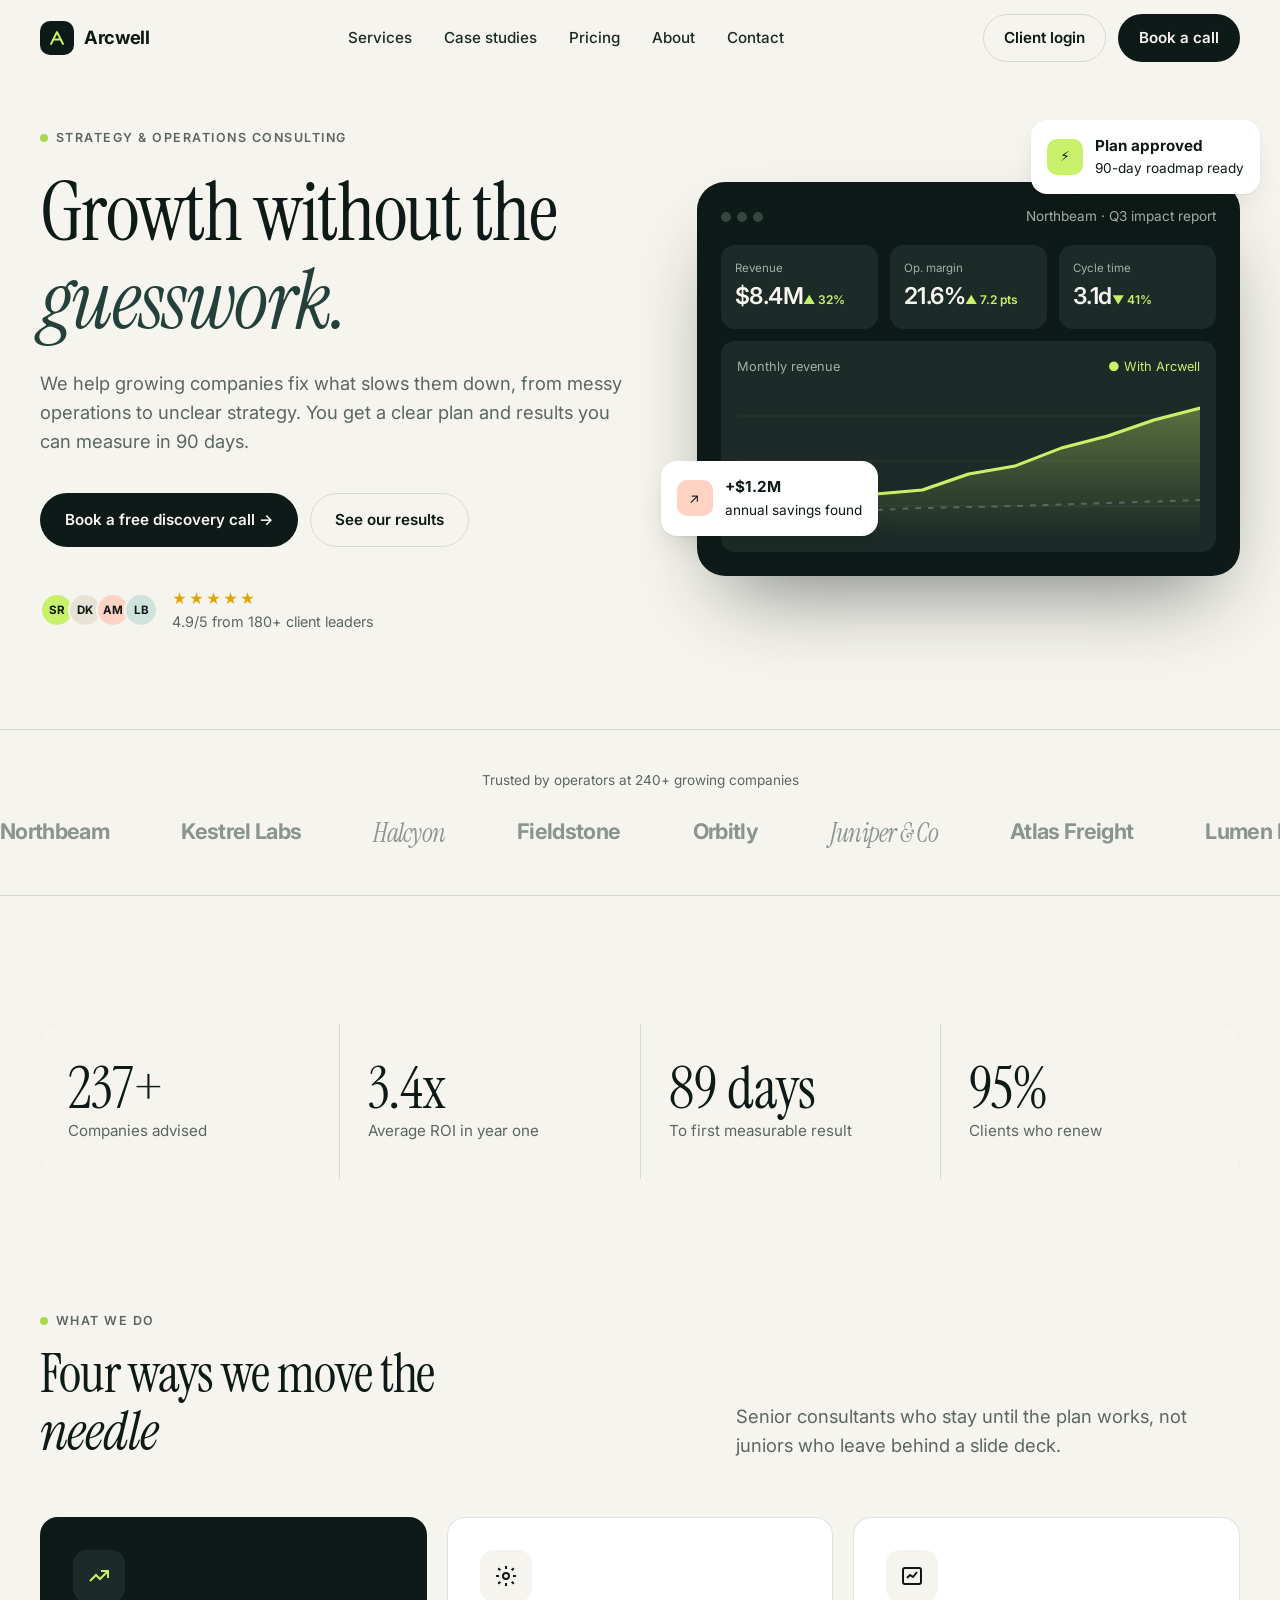
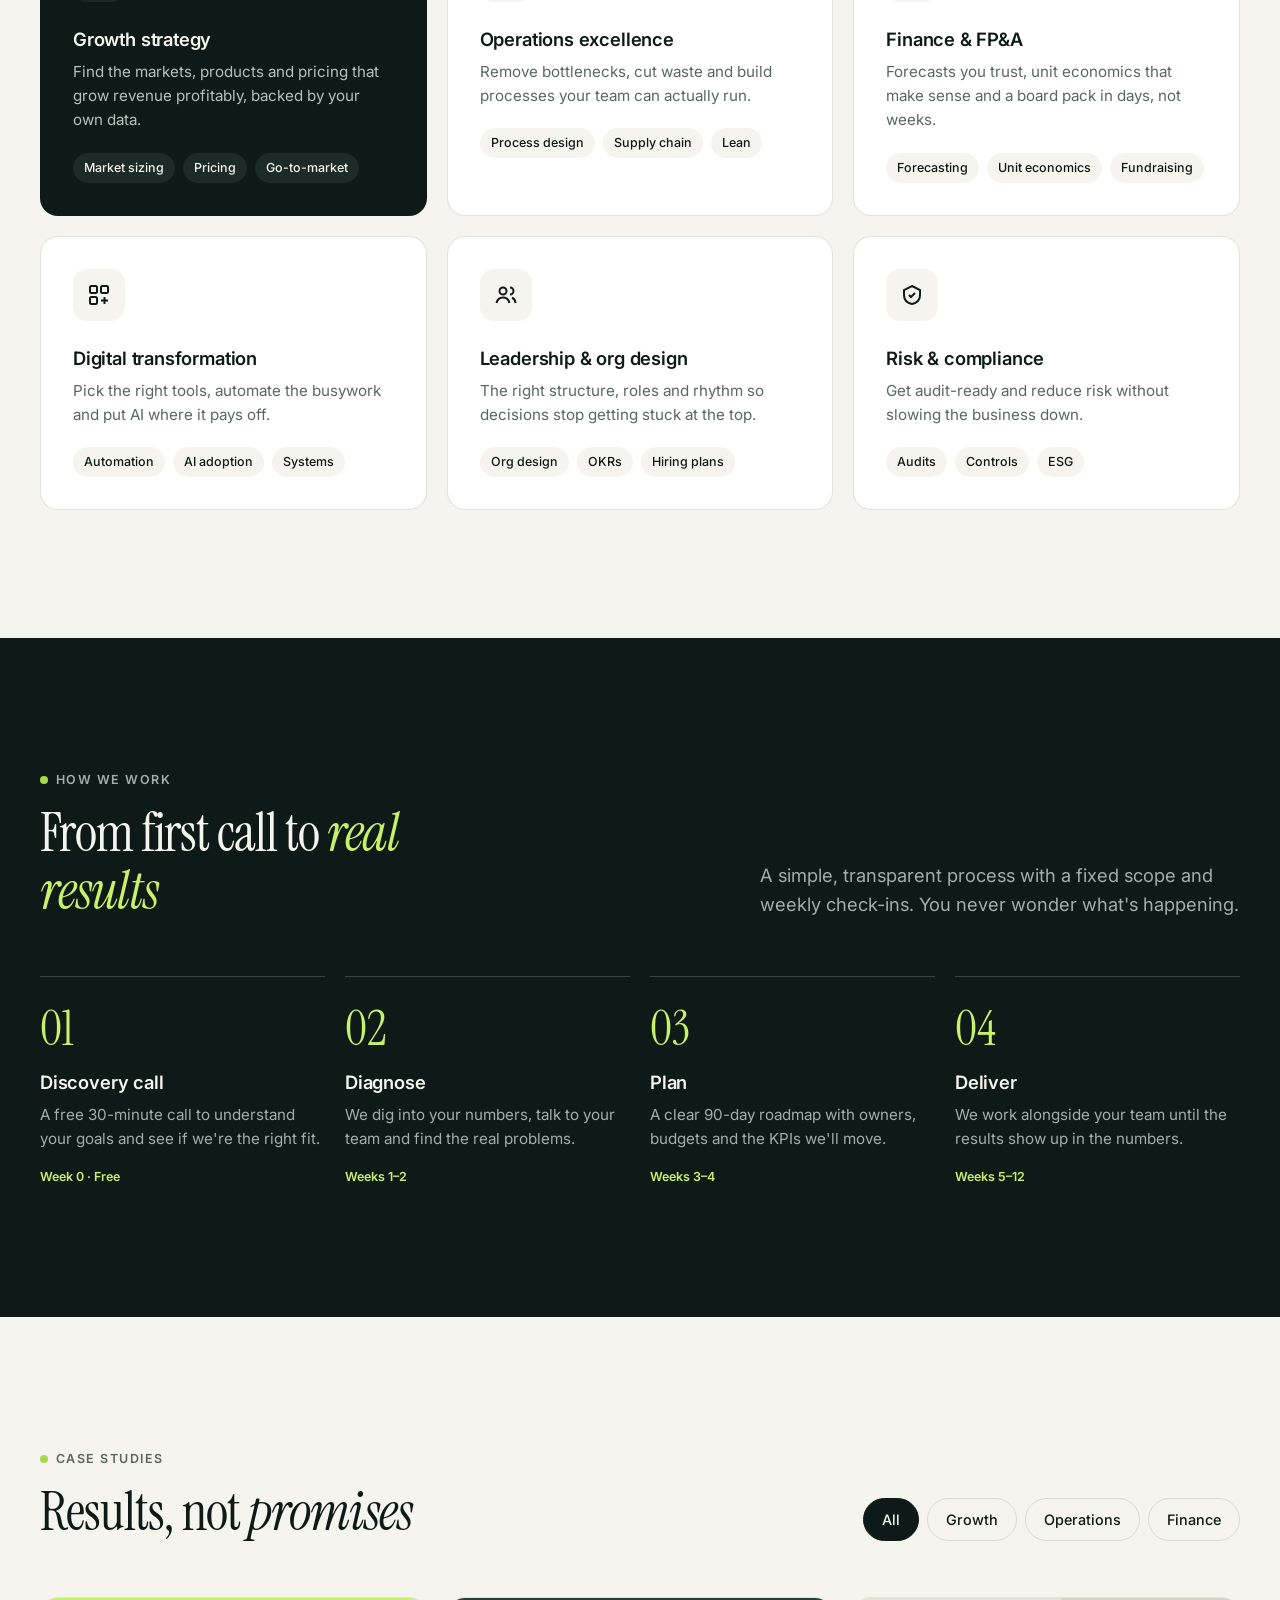
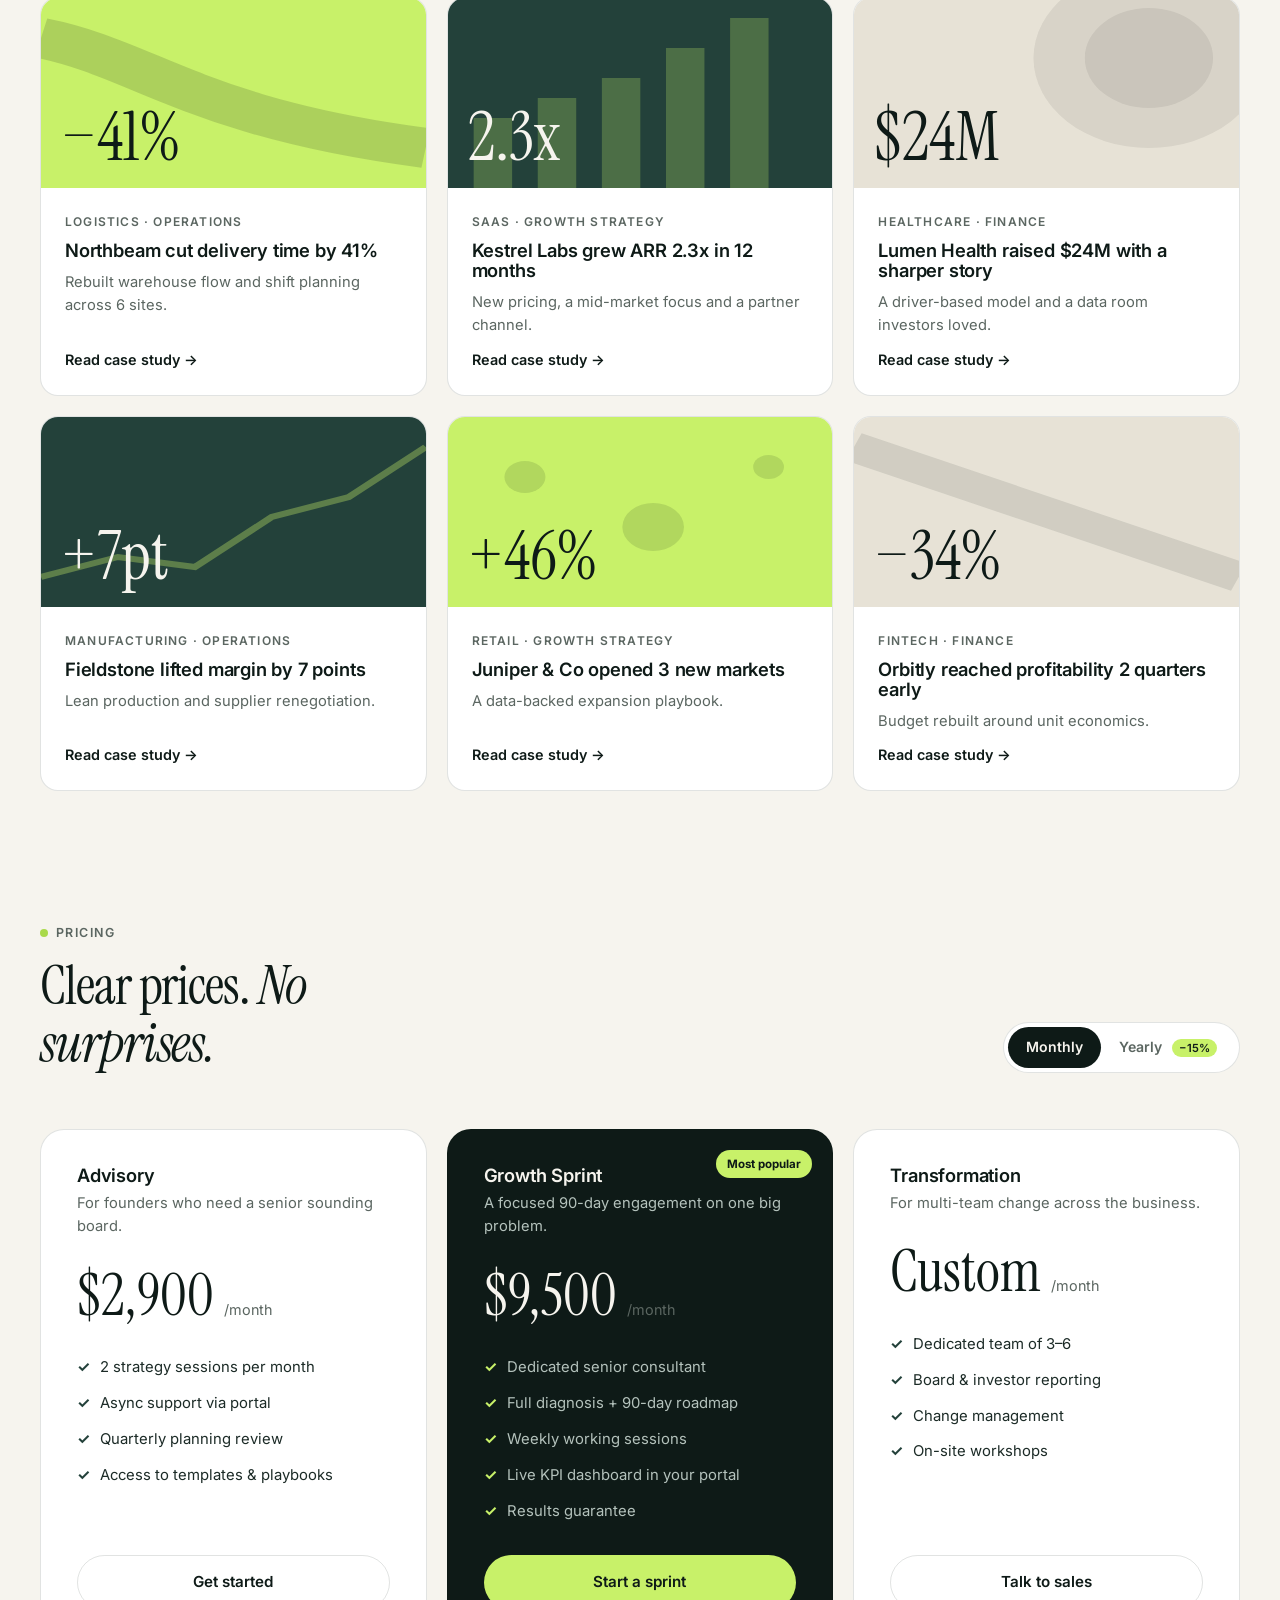
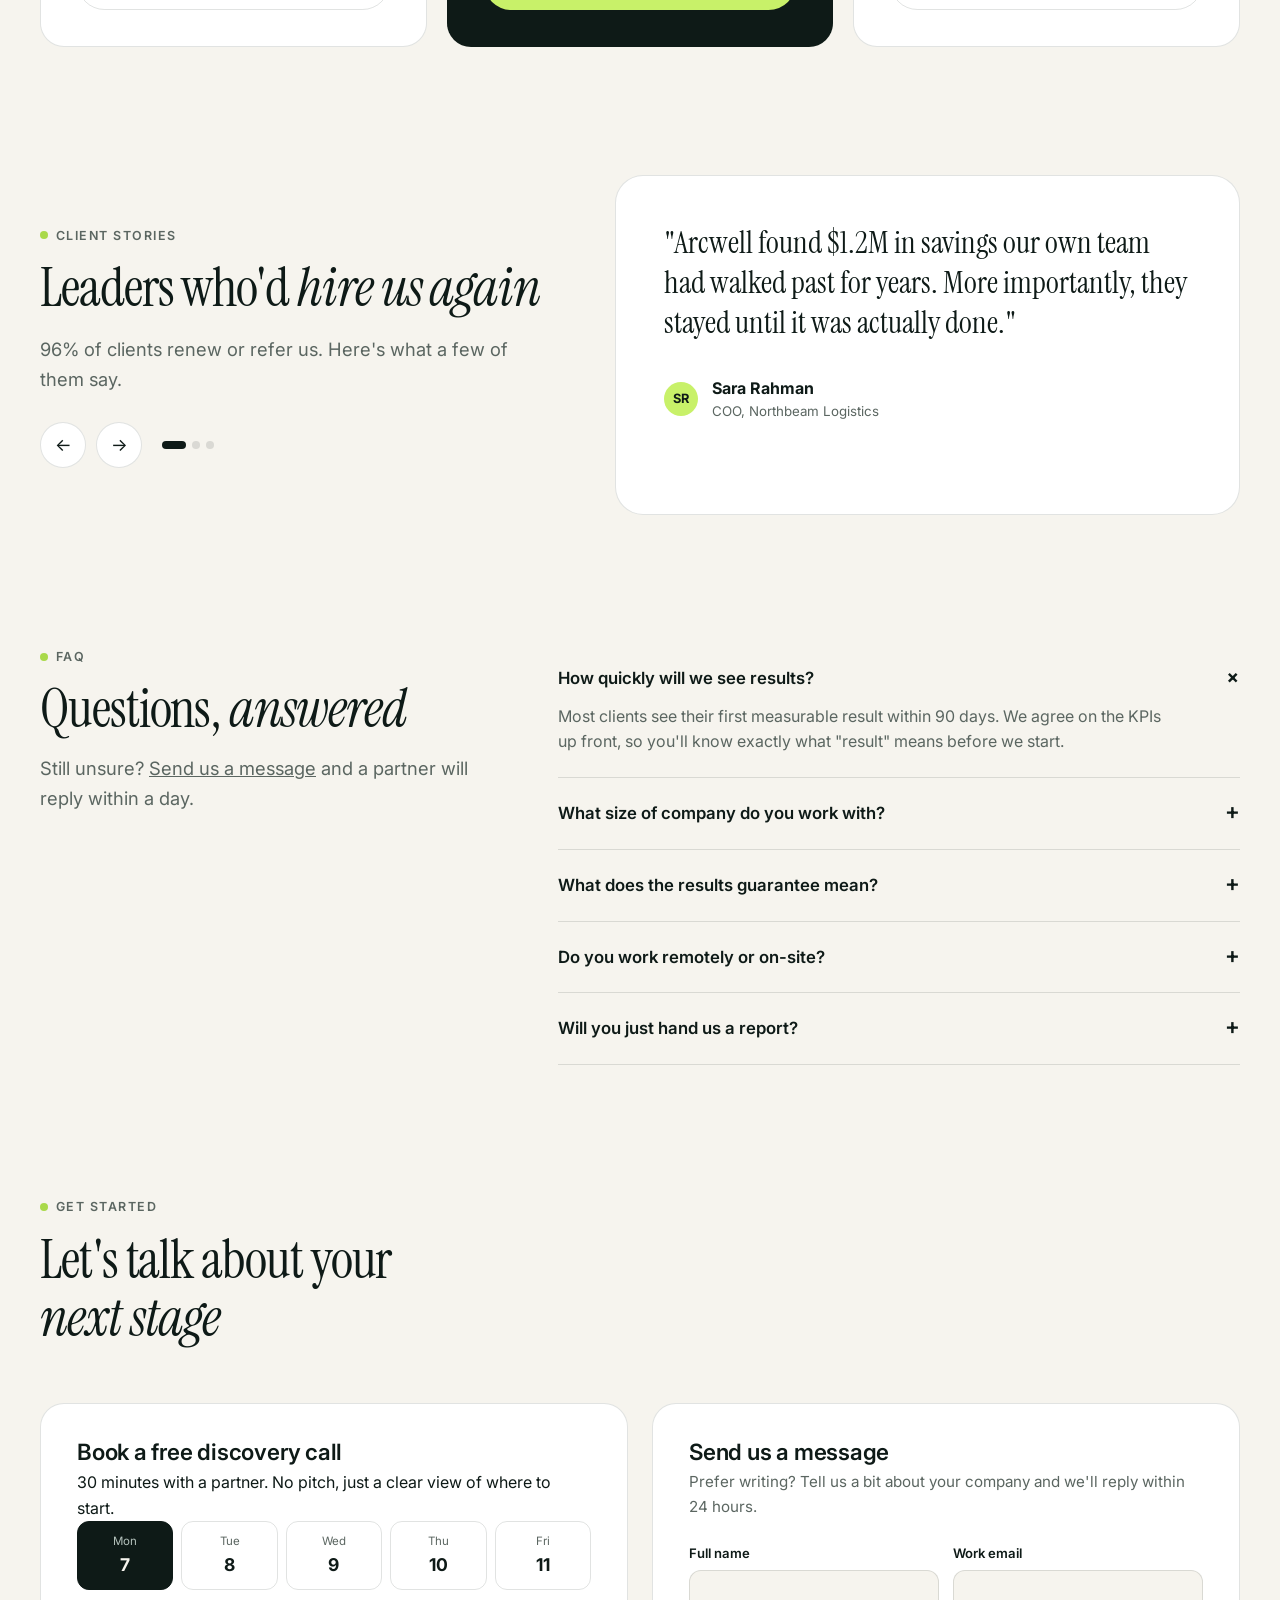
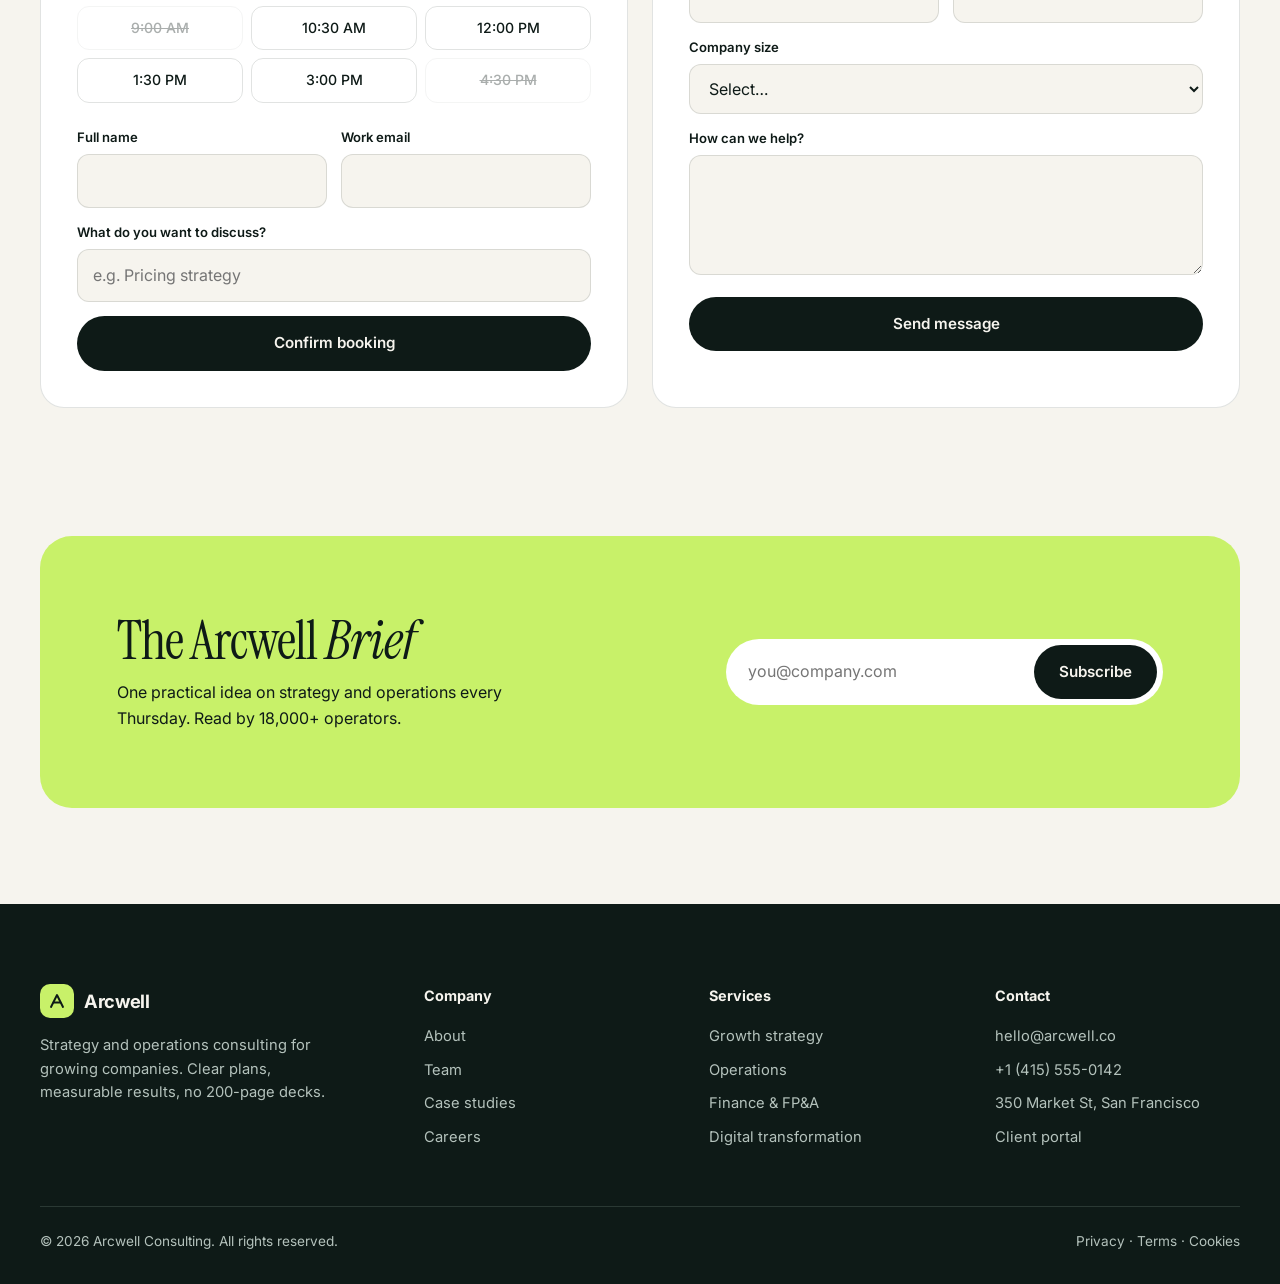
<file: site/index.html>
<!doctype html>
<html lang="en">
<head>
  <meta charset="utf-8">
  <meta name="viewport" content="width=device-width, initial-scale=1">
  <title>Arcwell Consulting — Strategy & Operations for Growing Companies</title>
  <meta name="description" content="Arcwell helps growing companies fix operations, sharpen strategy and scale profitably. Clear plans, transparent pricing, measurable results in 90 days.">
  <meta property="og:title" content="Arcwell Consulting — Growth without the guesswork">
  <meta property="og:description" content="Strategy and operations consulting with measurable results in 90 days.">
  <meta property="og:image" content="og.png">
  <meta name="theme-color" content="#0e1a17">
  <link rel="icon" href="favicon.svg" type="image/svg+xml">
  <link rel="preconnect" href="https://fonts.googleapis.com"><link rel="preconnect" href="https://fonts.gstatic.com" crossorigin>
  <link href="https://fonts.googleapis.com/css2?family=Instrument+Serif:ital@0;1&family=Inter:wght@400;500;600;700&display=swap" rel="stylesheet">
  <link rel="stylesheet" href="assets/styles.css">
</head>
<body data-page="home">
<header class="site-header" id="site-header"></header>

<main>
  <!-- Hero -->
  <section class="hero">
    <div class="container hero-grid">
      <div class="reveal">
        <span class="eyebrow">Strategy & operations consulting</span>
        <h1 style="margin-top:18px">Growth without the <em>guesswork.</em></h1>
        <p class="lead">We help growing companies fix what slows them down, from messy operations to unclear strategy. You get a clear plan and results you can measure in 90 days.</p>
        <div class="hero-ctas">
          <a href="#book" class="btn btn-primary">Book a free discovery call →</a>
          <a href="#work" class="btn btn-ghost">See our results</a>
        </div>
        <div class="hero-proof">
          <div class="stack"><span class="avatar">SR</span><span class="avatar" style="background:#e7e2d6">DK</span><span class="avatar" style="background:#ffd2c4">AM</span><span class="avatar" style="background:#cfe3dc">LB</span></div>
          <div><span class="stars">★★★★★</span><br>4.9/5 from 180+ client leaders</div>
        </div>
      </div>

      <div class="reveal" style="position:relative">
        <div class="dash" aria-label="Example client dashboard">
          <div class="dash-top"><div class="dash-dots"><i></i><i></i><i></i></div><span>Northbeam · Q3 impact report</span></div>
          <div class="kpis">
            <div class="kpi"><small>Revenue</small><b>$8.4M</b><span class="up">▲ 32%</span></div>
            <div class="kpi"><small>Op. margin</small><b>21.6%</b><span class="up">▲ 7.2 pts</span></div>
            <div class="kpi"><small>Cycle time</small><b>3.1d</b><span class="up">▼ 41%</span></div>
          </div>
          <div class="chart">
            <div class="chart-head"><span>Monthly revenue</span><span style="color:#c8f169">● With Arcwell</span></div>
            <svg viewBox="0 0 400 150" preserveAspectRatio="none">
              <defs><linearGradient id="g" x1="0" x2="0" y1="0" y2="1"><stop offset="0" stop-color="#c8f169" stop-opacity=".35"/><stop offset="1" stop-color="#c8f169" stop-opacity="0"/></linearGradient></defs>
              <g stroke="#2a3934" stroke-width="1"><line x1="0" x2="400" y1="30" y2="30"/><line x1="0" x2="400" y1="75" y2="75"/><line x1="0" x2="400" y1="120" y2="120"/></g>
              <path d="M0 125 L40 118 L80 122 L120 108 L160 104 L200 88 L240 80 L280 62 L320 50 L360 34 L400 22 L400 150 L0 150Z" fill="url(#g)"/>
              <path class="line" d="M0 125 L40 118 L80 122 L120 108 L160 104 L200 88 L240 80 L280 62 L320 50 L360 34 L400 22" fill="none" stroke="#c8f169" stroke-width="3" stroke-linejoin="round"/>
              <path d="M0 128 L80 126 L160 122 L240 120 L320 117 L400 114" fill="none" stroke="#5b6661" stroke-width="2" stroke-dasharray="5 6"/>
            </svg>
          </div>
        </div>
        <div class="float-card b"><span class="ico">⚡</span><div><b>Plan approved</b>90-day roadmap ready</div></div>
        <div class="float-card a"><span class="ico" style="background:#ffd2c4">↗</span><div><b>+$1.2M</b>annual savings found</div></div>
      </div>
    </div>
  </section>

  <!-- Logos -->
  <div class="logos">
    <p>Trusted by operators at 240+ growing companies</p>
    <div class="marquee" aria-hidden="true">
      <span>Northbeam</span><span>Kestrel Labs</span><span>Halcyon</span><span>Fieldstone</span><span>Orbitly</span><span>Juniper & Co</span><span>Atlas Freight</span><span>Lumen Health</span>
      <span>Northbeam</span><span>Kestrel Labs</span><span>Halcyon</span><span>Fieldstone</span><span>Orbitly</span><span>Juniper & Co</span><span>Atlas Freight</span><span>Lumen Health</span>
    </div>
  </div>

  <!-- Stats -->
  <section style="padding-bottom:0">
    <div class="container">
      <div class="stats reveal">
        <div class="stat"><b data-count="240" data-suffix="+">0</b><span>Companies advised</span></div>
        <div class="stat"><b data-count="3.4" data-suffix="x">0</b><span>Average ROI in year one</span></div>
        <div class="stat"><b data-count="90" data-suffix=" days">0</b><span>To first measurable result</span></div>
        <div class="stat"><b data-count="96" data-suffix="%">0</b><span>Clients who renew</span></div>
      </div>
    </div>
  </section>

  <!-- Services -->
  <section id="services">
    <div class="container">
      <div class="section-head reveal">
        <div><span class="eyebrow">What we do</span><h2>Four ways we move the <em class="serif">needle</em></h2></div>
        <p class="lead" style="max-width:42ch">Senior consultants who stay until the plan works, not juniors who leave behind a slide deck.</p>
      </div>
      <div class="services">
        <article class="service feature reveal">
          <div class="ico"><svg width="24" height="24" fill="none" stroke="#c8f169" stroke-width="2" viewBox="0 0 24 24"><path d="M3 17l6-6 4 4 8-8"/><path d="M14 7h7v7"/></svg></div>
          <h3>Growth strategy</h3>
          <p>Find the markets, products and pricing that grow revenue profitably, backed by your own data.</p>
          <ul><li>Market sizing</li><li>Pricing</li><li>Go-to-market</li></ul>
        </article>
        <article class="service reveal">
          <div class="ico"><svg width="24" height="24" fill="none" stroke="currentColor" stroke-width="2" viewBox="0 0 24 24"><circle cx="12" cy="12" r="3"/><path d="M12 2v3M12 19v3M4.2 4.2l2.1 2.1M17.7 17.7l2.1 2.1M2 12h3M19 12h3M4.2 19.8l2.1-2.1M17.7 6.3l2.1-2.1"/></svg></div>
          <h3>Operations excellence</h3>
          <p>Remove bottlenecks, cut waste and build processes your team can actually run.</p>
          <ul><li>Process design</li><li>Supply chain</li><li>Lean</li></ul>
        </article>
        <article class="service reveal">
          <div class="ico"><svg width="24" height="24" fill="none" stroke="currentColor" stroke-width="2" viewBox="0 0 24 24"><rect x="3" y="4" width="18" height="16" rx="2"/><path d="M7 14l3-3 3 2 4-5"/></svg></div>
          <h3>Finance & FP&A</h3>
          <p>Forecasts you trust, unit economics that make sense and a board pack in days, not weeks.</p>
          <ul><li>Forecasting</li><li>Unit economics</li><li>Fundraising</li></ul>
        </article>
        <article class="service reveal">
          <div class="ico"><svg width="24" height="24" fill="none" stroke="currentColor" stroke-width="2" viewBox="0 0 24 24"><rect x="3" y="3" width="7" height="7" rx="1.5"/><rect x="14" y="3" width="7" height="7" rx="1.5"/><rect x="3" y="14" width="7" height="7" rx="1.5"/><path d="M17.5 14v7M14 17.5h7"/></svg></div>
          <h3>Digital transformation</h3>
          <p>Pick the right tools, automate the busywork and put AI where it pays off.</p>
          <ul><li>Automation</li><li>AI adoption</li><li>Systems</li></ul>
        </article>
        <article class="service reveal">
          <div class="ico"><svg width="24" height="24" fill="none" stroke="currentColor" stroke-width="2" viewBox="0 0 24 24"><circle cx="9" cy="8" r="3.5"/><path d="M2.5 20c.8-3.5 3.4-5.5 6.5-5.5s5.7 2 6.5 5.5"/><path d="M16 4.5a3.5 3.5 0 0 1 0 7M18 14.8c2 .7 3.2 2.4 3.6 5.2"/></svg></div>
          <h3>Leadership & org design</h3>
          <p>The right structure, roles and rhythm so decisions stop getting stuck at the top.</p>
          <ul><li>Org design</li><li>OKRs</li><li>Hiring plans</li></ul>
        </article>
        <article class="service reveal">
          <div class="ico"><svg width="24" height="24" fill="none" stroke="currentColor" stroke-width="2" viewBox="0 0 24 24"><path d="M12 3l8 4v5c0 5-3.5 8-8 9-4.5-1-8-4-8-9V7z"/><path d="M9 12l2 2 4-4"/></svg></div>
          <h3>Risk & compliance</h3>
          <p>Get audit-ready and reduce risk without slowing the business down.</p>
          <ul><li>Audits</li><li>Controls</li><li>ESG</li></ul>
        </article>
      </div>
    </div>
  </section>

  <!-- Process -->
  <section class="dark">
    <div class="container">
      <div class="section-head reveal">
        <div><span class="eyebrow">How we work</span><h2>From first call to <em class="serif" style="color:var(--lime)">real results</em></h2></div>
        <p class="lead" style="max-width:40ch">A simple, transparent process with a fixed scope and weekly check-ins. You never wonder what's happening.</p>
      </div>
      <div class="steps">
        <div class="step reveal"><h3>Discovery call</h3><p>A free 30-minute call to understand your goals and see if we're the right fit.</p><small>Week 0 · Free</small></div>
        <div class="step reveal"><h3>Diagnose</h3><p>We dig into your numbers, talk to your team and find the real problems.</p><small>Weeks 1–2</small></div>
        <div class="step reveal"><h3>Plan</h3><p>A clear 90-day roadmap with owners, budgets and the KPIs we'll move.</p><small>Weeks 3–4</small></div>
        <div class="step reveal"><h3>Deliver</h3><p>We work alongside your team until the results show up in the numbers.</p><small>Weeks 5–12</small></div>
      </div>
    </div>
  </section>

  <!-- Case studies -->
  <section id="work">
    <div class="container">
      <div class="section-head reveal">
        <div><span class="eyebrow">Case studies</span><h2>Results, not <em class="serif">promises</em></h2></div>
        <div class="filters" role="group" aria-label="Filter case studies">
          <button class="chip active" data-filter="all">All</button>
          <button class="chip" data-filter="growth">Growth</button>
          <button class="chip" data-filter="ops">Operations</button>
          <button class="chip" data-filter="finance">Finance</button>
        </div>
      </div>
      <div class="cases">
        <a href="#" class="case reveal" data-cat="ops" data-tag="Logistics · Operations" data-title="Northbeam cut delivery time by 41%"
           data-body="Northbeam's warehouse network had grown faster than its processes. We remapped picking routes, rebuilt the shift plan and set up a daily ops dashboard. Within 10 weeks, orders shipped 41% faster and overtime costs dropped by a third."
           data-metrics="41%:Faster delivery|$1.2M:Annual savings|10 wks:Time to impact">
          <div class="case-visual v1"><svg viewBox="0 0 300 190" preserveAspectRatio="none"><path d="M0 40 C80 60 120 120 300 150" stroke="#0e1a17" stroke-opacity=".15" stroke-width="40" fill="none"/></svg><span class="big">−41%</span></div>
          <div class="case-body"><span class="tag">Logistics · Operations</span><h3>Northbeam cut delivery time by 41%</h3><p>Rebuilt warehouse flow and shift planning across 6 sites.</p><span class="more">Read case study →</span></div>
        </a>
        <a href="#" class="case reveal" data-cat="growth" data-tag="SaaS · Growth strategy" data-title="Kestrel Labs grew ARR 2.3x in 12 months"
           data-body="Kestrel had a great product but flat growth. We repositioned them toward mid-market, redesigned pricing into three clear tiers and built a partner channel. Annual recurring revenue grew 2.3x in a year while churn fell to 2.1%."
           data-metrics="2.3x:ARR growth|2.1%:Monthly churn|+58%:Avg. deal size">
          <div class="case-visual v3"><svg viewBox="0 0 300 190" preserveAspectRatio="none"><g fill="#c8f169" fill-opacity=".25"><rect x="20" y="120" width="30" height="70"/><rect x="70" y="100" width="30" height="90"/><rect x="120" y="80" width="30" height="110"/><rect x="170" y="50" width="30" height="140"/><rect x="220" y="20" width="30" height="170"/></g></svg><span class="big">2.3x</span></div>
          <div class="case-body"><span class="tag">SaaS · Growth strategy</span><h3>Kestrel Labs grew ARR 2.3x in 12 months</h3><p>New pricing, a mid-market focus and a partner channel.</p><span class="more">Read case study →</span></div>
        </a>
        <a href="#" class="case reveal" data-cat="finance" data-tag="Healthcare · Finance" data-title="Lumen Health raised $24M with a sharper story"
           data-body="Lumen's numbers were strong but scattered across spreadsheets. We built a driver-based financial model, cleaned up unit economics and prepared the data room. The Series B closed in 7 weeks, oversubscribed."
           data-metrics="$24M:Series B raised|7 wks:To close|3 days:Monthly close (from 12)">
          <div class="case-visual v2"><svg viewBox="0 0 300 190" preserveAspectRatio="none"><circle cx="230" cy="60" r="90" fill="#0e1a17" fill-opacity=".07"/><circle cx="230" cy="60" r="50" fill="#0e1a17" fill-opacity=".07"/></svg><span class="big">$24M</span></div>
          <div class="case-body"><span class="tag">Healthcare · Finance</span><h3>Lumen Health raised $24M with a sharper story</h3><p>A driver-based model and a data room investors loved.</p><span class="more">Read case study →</span></div>
        </a>
        <a href="#" class="case reveal" data-cat="ops" data-tag="Manufacturing · Operations" data-title="Fieldstone lifted margin by 7 points"
           data-body="Fieldstone's margins were being eaten by scrap and supplier costs. We ran a lean program on the two biggest lines and renegotiated 14 supplier contracts. Gross margin rose 7 points in two quarters."
           data-metrics="+7 pts:Gross margin|−38%:Scrap rate|14:Contracts renegotiated">
          <div class="case-visual v3"><svg viewBox="0 0 300 190" preserveAspectRatio="none"><path d="M0 160 L60 140 L120 150 L180 100 L240 80 L300 30" stroke="#c8f169" stroke-opacity=".35" stroke-width="6" fill="none"/></svg><span class="big">+7pt</span></div>
          <div class="case-body"><span class="tag">Manufacturing · Operations</span><h3>Fieldstone lifted margin by 7 points</h3><p>Lean production and supplier renegotiation.</p><span class="more">Read case study →</span></div>
        </a>
        <a href="#" class="case reveal" data-cat="growth" data-tag="Retail · Growth strategy" data-title="Juniper & Co opened 3 new markets"
           data-body="Juniper wanted to expand but didn't know where. We scored 22 cities on demand, competition and cost, then built the launch playbook. Three new markets became profitable within 8 months."
           data-metrics="3:New markets|8 mo:To profitability|+46%:Revenue">
          <div class="case-visual v1"><svg viewBox="0 0 300 190" preserveAspectRatio="none"><g fill="#0e1a17" fill-opacity=".12"><circle cx="60" cy="60" r="16"/><circle cx="160" cy="110" r="24"/><circle cx="250" cy="50" r="12"/></g></svg><span class="big">+46%</span></div>
          <div class="case-body"><span class="tag">Retail · Growth strategy</span><h3>Juniper & Co opened 3 new markets</h3><p>A data-backed expansion playbook.</p><span class="more">Read case study →</span></div>
        </a>
        <a href="#" class="case reveal" data-cat="finance" data-tag="Fintech · Finance" data-title="Orbitly reached profitability 2 quarters early"
           data-body="Orbitly was burning cash faster than planned. We rebuilt the budget around unit economics, cut low-return spend and fixed billing leakage. They reached profitability two quarters ahead of plan."
           data-metrics="−34%:Cash burn|2 qtrs:Ahead of plan|$640K:Billing leakage fixed">
          <div class="case-visual v2"><svg viewBox="0 0 300 190" preserveAspectRatio="none"><path d="M0 30 L300 160" stroke="#0e1a17" stroke-opacity=".1" stroke-width="30"/></svg><span class="big">−34%</span></div>
          <div class="case-body"><span class="tag">Fintech · Finance</span><h3>Orbitly reached profitability 2 quarters early</h3><p>Budget rebuilt around unit economics.</p><span class="more">Read case study →</span></div>
        </a>
      </div>
    </div>
  </section>

  <!-- Pricing -->
  <section id="pricing" style="padding-top:0">
    <div class="container">
      <div class="section-head reveal">
        <div><span class="eyebrow">Pricing</span><h2>Clear prices. <em class="serif">No surprises.</em></h2></div>
        <div class="toggle" role="group" aria-label="Billing period">
          <button class="active" data-mode="monthly">Monthly</button>
          <button data-mode="yearly">Yearly <span class="save">−15%</span></button>
        </div>
      </div>
      <div class="plans">
        <div class="plan reveal">
          <h3>Advisory</h3><p class="muted">For founders who need a senior sounding board.</p>
          <div class="price" data-monthly="$2,900" data-yearly="$2,465"><span class="amt">$2,900</span> <small>/month</small></div>
          <ul><li>2 strategy sessions per month</li><li>Async support via portal</li><li>Quarterly planning review</li><li>Access to templates & playbooks</li></ul>
          <a href="#" class="btn btn-ghost" data-plan="Advisory">Get started</a>
        </div>
        <div class="plan popular reveal">
          <span class="badge">Most popular</span>
          <h3>Growth Sprint</h3><p class="muted">A focused 90-day engagement on one big problem.</p>
          <div class="price" data-monthly="$9,500" data-yearly="$8,075"><span class="amt">$9,500</span> <small>/month</small></div>
          <ul><li>Dedicated senior consultant</li><li>Full diagnosis + 90-day roadmap</li><li>Weekly working sessions</li><li>Live KPI dashboard in your portal</li><li>Results guarantee</li></ul>
          <a href="#" class="btn btn-lime" data-plan="Growth Sprint">Start a sprint</a>
        </div>
        <div class="plan reveal">
          <h3>Transformation</h3><p class="muted">For multi-team change across the business.</p>
          <div class="price" data-monthly="Custom" data-yearly="Custom"><span class="amt">Custom</span> <small>/month</small></div>
          <ul><li>Dedicated team of 3–6</li><li>Board & investor reporting</li><li>Change management</li><li>On-site workshops</li></ul>
          <a href="#" class="btn btn-ghost" data-plan="Transformation">Talk to sales</a>
        </div>
      </div>
    </div>
  </section>

  <!-- Testimonials -->
  <section style="padding-top:0">
    <div class="container testi-wrap">
      <div class="reveal">
        <span class="eyebrow">Client stories</span>
        <h2 style="margin:12px 0 18px">Leaders who'd <em class="serif">hire us again</em></h2>
        <p class="lead">96% of clients renew or refer us. Here's what a few of them say.</p>
        <div class="testi-nav"><button class="arrow" data-prev aria-label="Previous">←</button><button class="arrow" data-next aria-label="Next">→</button><div class="dots"></div></div>
      </div>
      <div class="testi reveal">
        <div class="testi-slide"><blockquote>"Arcwell found $1.2M in savings our own team had walked past for years. More importantly, they stayed until it was actually done."</blockquote><div class="who"><span class="avatar">SR</span><div><b>Sara Rahman</b><small>COO, Northbeam Logistics</small></div></div></div>
        <div class="testi-slide"><blockquote>"The pricing work alone paid for the engagement ten times over. Clear thinking, no jargon, zero fluff."</blockquote><div class="who"><span class="avatar" style="background:#e7e2d6">DK</span><div><b>Daniel Kim</b><small>CEO, Kestrel Labs</small></div></div></div>
        <div class="testi-slide"><blockquote>"Our board pack used to take two weeks. Now it takes three days, and investors actually compliment it."</blockquote><div class="who"><span class="avatar" style="background:#ffd2c4">AM</span><div><b>Amara Mensah</b><small>CFO, Lumen Health</small></div></div></div>
      </div>
    </div>
  </section>

  <!-- FAQ -->
  <section style="padding-top:0">
    <div class="container faq-grid">
      <div class="reveal"><span class="eyebrow">FAQ</span><h2 style="margin-top:12px">Questions, <em class="serif">answered</em></h2><p class="lead" style="margin-top:16px">Still unsure? <a href="contact.html" style="text-decoration:underline">Send us a message</a> and a partner will reply within a day.</p></div>
      <div class="faq reveal">
        <details open><summary>How quickly will we see results?</summary><p>Most clients see their first measurable result within 90 days. We agree on the KPIs up front, so you'll know exactly what "result" means before we start.</p></details>
        <details><summary>What size of company do you work with?</summary><p>Usually companies with 20–500 employees that are growing fast and feeling the pain of processes that no longer fit.</p></details>
        <details><summary>What does the results guarantee mean?</summary><p>On a Growth Sprint, if we don't hit the agreed KPI by day 90, we keep working at no extra cost until we do.</p></details>
        <details><summary>Do you work remotely or on-site?</summary><p>Both. Most work is remote with weekly sessions, plus on-site workshops when they add value.</p></details>
        <details><summary>Will you just hand us a report?</summary><p>No. We build the plan with your team and stay to put it into practice. Every engagement ends with working processes, not just slides.</p></details>
      </div>
    </div>
  </section>

  <!-- Booking + contact -->
  <section id="book" style="padding-top:0">
    <div class="container">
      <div class="section-head reveal"><div><span class="eyebrow">Get started</span><h2>Let's talk about your <em class="serif">next stage</em></h2></div></div>
      <div class="contact-grid">
        <div class="panel reveal" id="booking">
          <div class="booking-ui">
            <h3>Book a free discovery call</h3><p>30 minutes with a partner. No pitch, just a clear view of where to start.</p>
            <div class="days"></div>
            <div class="slots"></div>
            <form class="form" novalidate>
              <div class="row">
                <div class="field"><label for="b-name">Full name</label><input id="b-name" name="name" data-rule="required" autocomplete="name"><div class="msg">Please enter your name</div></div>
                <div class="field"><label for="b-email">Work email</label><input id="b-email" name="email" type="email" data-rule="email" autocomplete="email"><div class="msg">Enter a valid email</div></div>
              </div>
              <div class="field"><label for="b-topic">What do you want to discuss?</label><input id="b-topic" name="topic" placeholder="e.g. Pricing strategy"></div>
              <button type="submit" class="btn btn-primary">Confirm booking</button>
            </form>
          </div>
          <div class="success-box">
            <div class="check">✓</div>
            <h3>You're booked!</h3>
            <p style="margin-top:8px"><b data-when></b></p>
            <p>Confirmation <b data-id></b> was sent to <span data-email></span>.</p>
            <button class="btn btn-ghost" style="margin-top:20px" data-rebook>Book another time</button>
          </div>
        </div>
        <div class="panel reveal">
          <h3>Send us a message</h3><p>Prefer writing? Tell us a bit about your company and we'll reply within 24 hours.</p>
          <form class="form" data-contact novalidate>
            <div class="row">
              <div class="field"><label for="c-name">Full name</label><input id="c-name" name="name" data-rule="required" autocomplete="name"><div class="msg">Please enter your name</div></div>
              <div class="field"><label for="c-email">Work email</label><input id="c-email" name="email" type="email" data-rule="email" autocomplete="email"><div class="msg">Enter a valid email</div></div>
            </div>
            <div class="field"><label for="c-size">Company size</label><select id="c-size" name="size" data-rule="required"><option value="">Select…</option><option>1–20</option><option>21–100</option><option>101–500</option><option>500+</option></select><div class="msg">Please choose a size</div></div>
            <div class="field"><label for="c-msg">How can we help?</label><textarea id="c-msg" name="message" data-rule="min"></textarea><div class="msg">Please write at least 20 characters</div></div>
            <button type="submit" class="btn btn-primary">Send message</button>
          </form>
        </div>
      </div>
    </div>
  </section>

  <!-- Newsletter -->
  <div class="container">
    <div class="cta-band reveal">
      <div><h2>The Arcwell <em class="serif">Brief</em></h2><p style="margin-top:10px;max-width:46ch">One practical idea on strategy and operations every Thursday. Read by 18,000+ operators.</p></div>
      <form class="newsletter" data-newsletter novalidate>
        <input name="email" type="email" placeholder="you@company.com" aria-label="Email address">
        <button class="btn btn-primary" type="submit">Subscribe</button>
      </form>
    </div>
  </div>
</main>

<div class="modal" id="case-modal" role="dialog" aria-modal="true" aria-labelledby="m-title">
  <div class="modal-card">
    <button class="modal-close" aria-label="Close">✕</button>
    <span class="eyebrow" id="m-tag"></span>
    <h2 id="m-title" style="font-size:2.2rem;margin-top:12px"></h2>
    <div class="metrics" id="m-metrics"></div>
    <p id="m-body"></p>
    <a href="#book" class="btn btn-primary" style="margin-top:24px" onclick="document.getElementById('case-modal').classList.remove('open')">Get results like this →</a>
  </div>
</div>

<footer id="site-footer"></footer>
<script src="assets/app.js"></script>
</body>
</html>
</file>
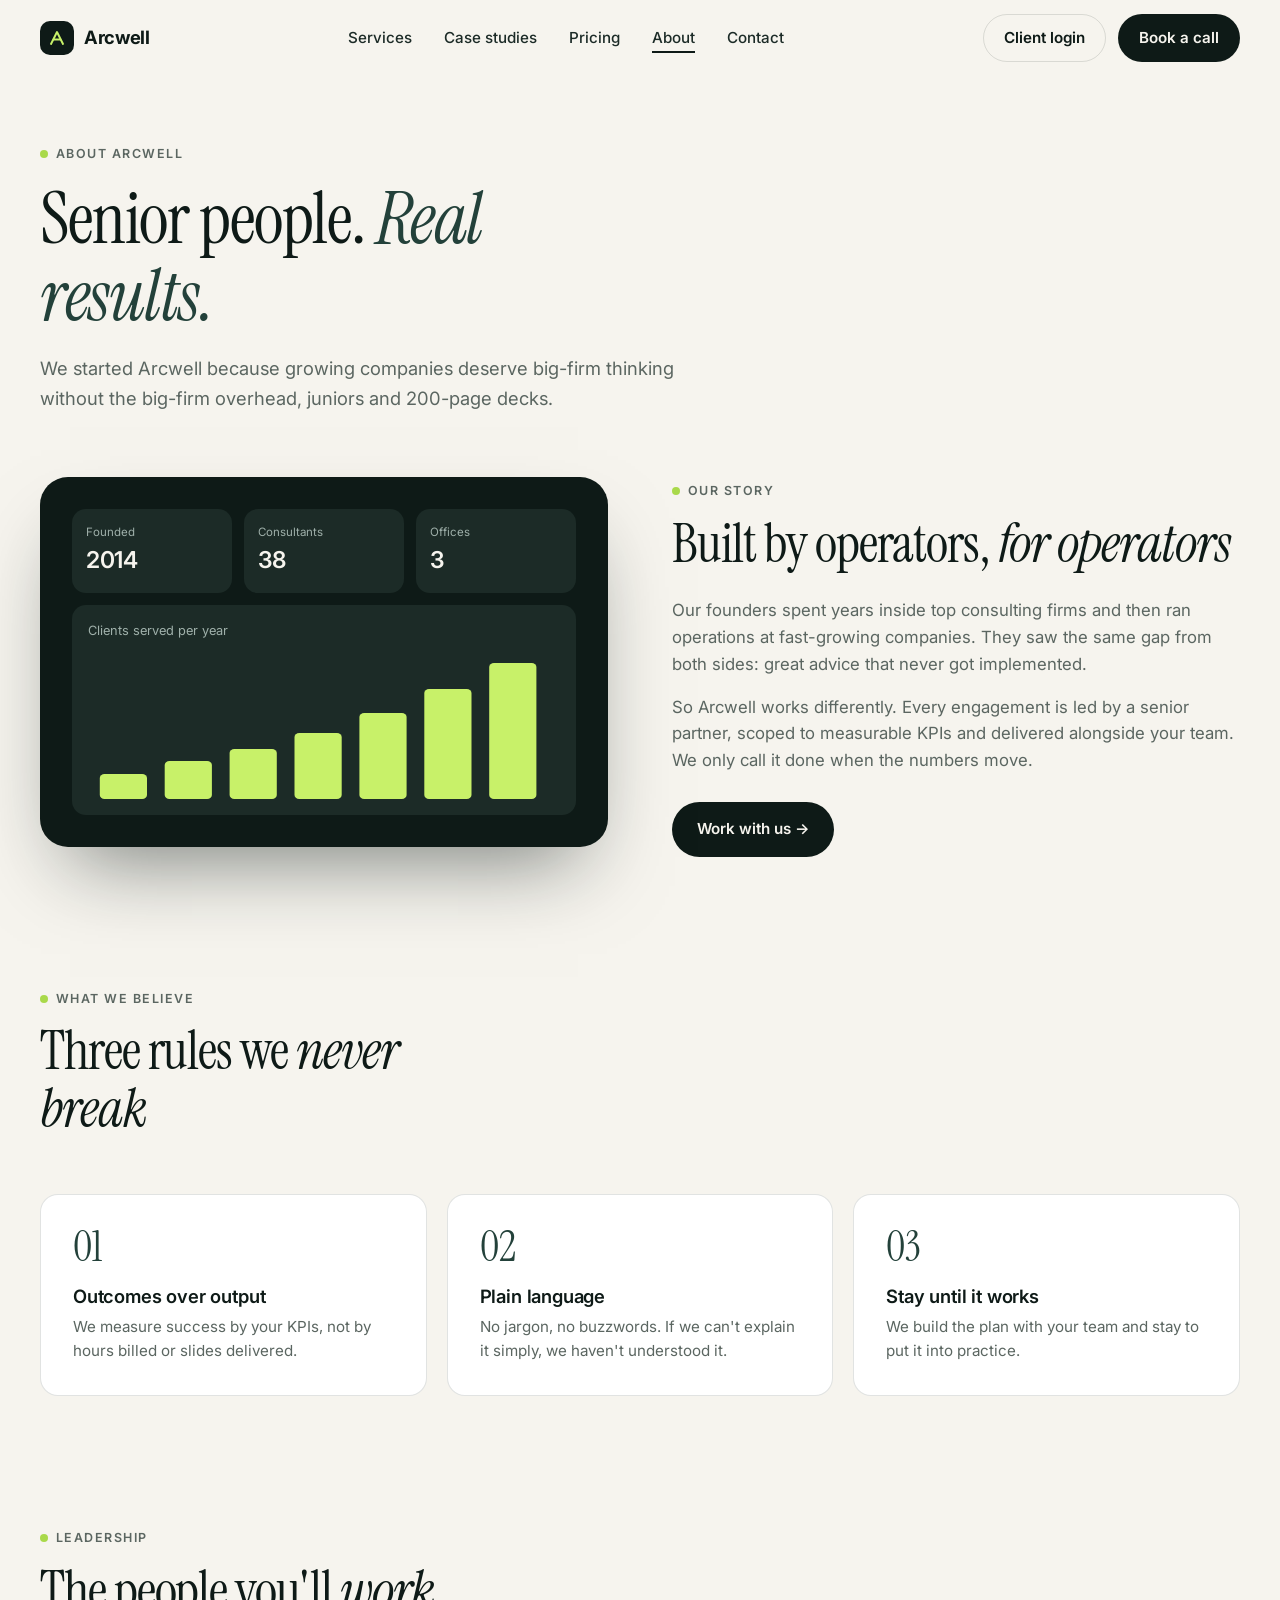
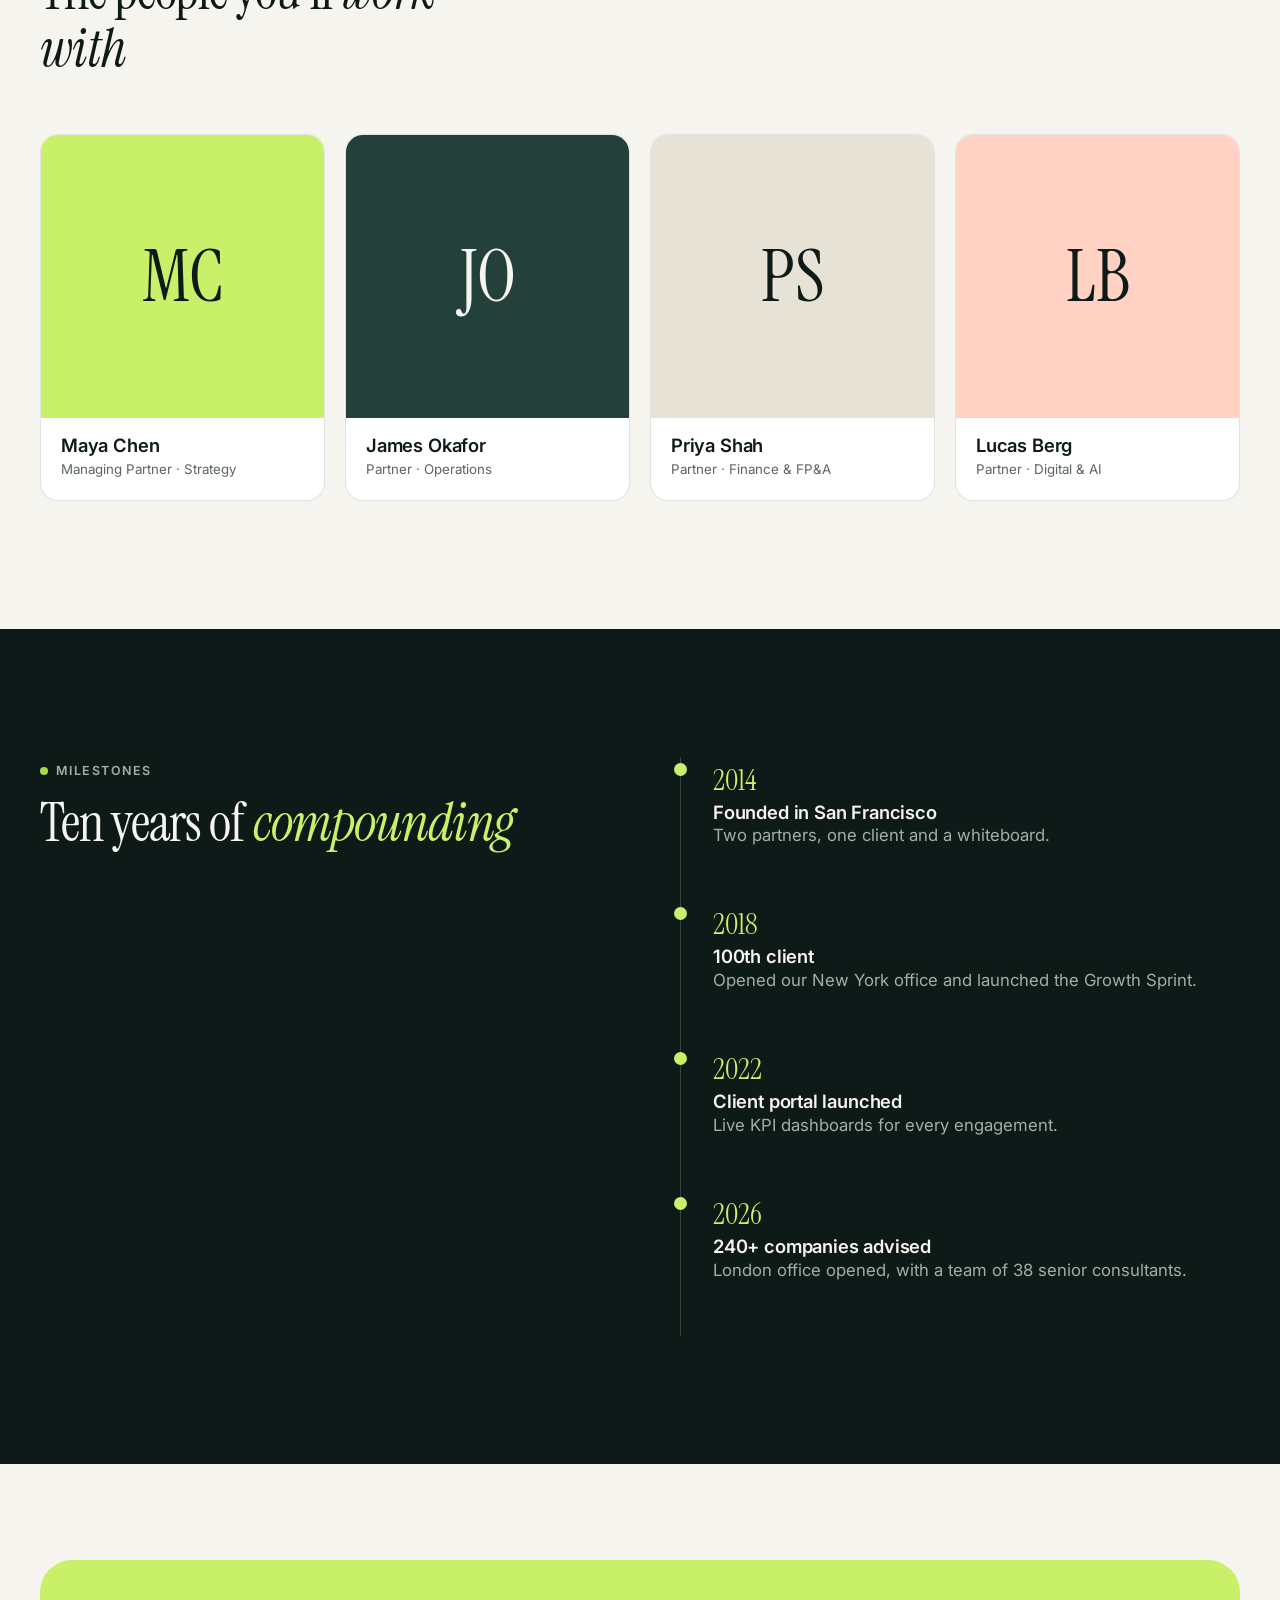
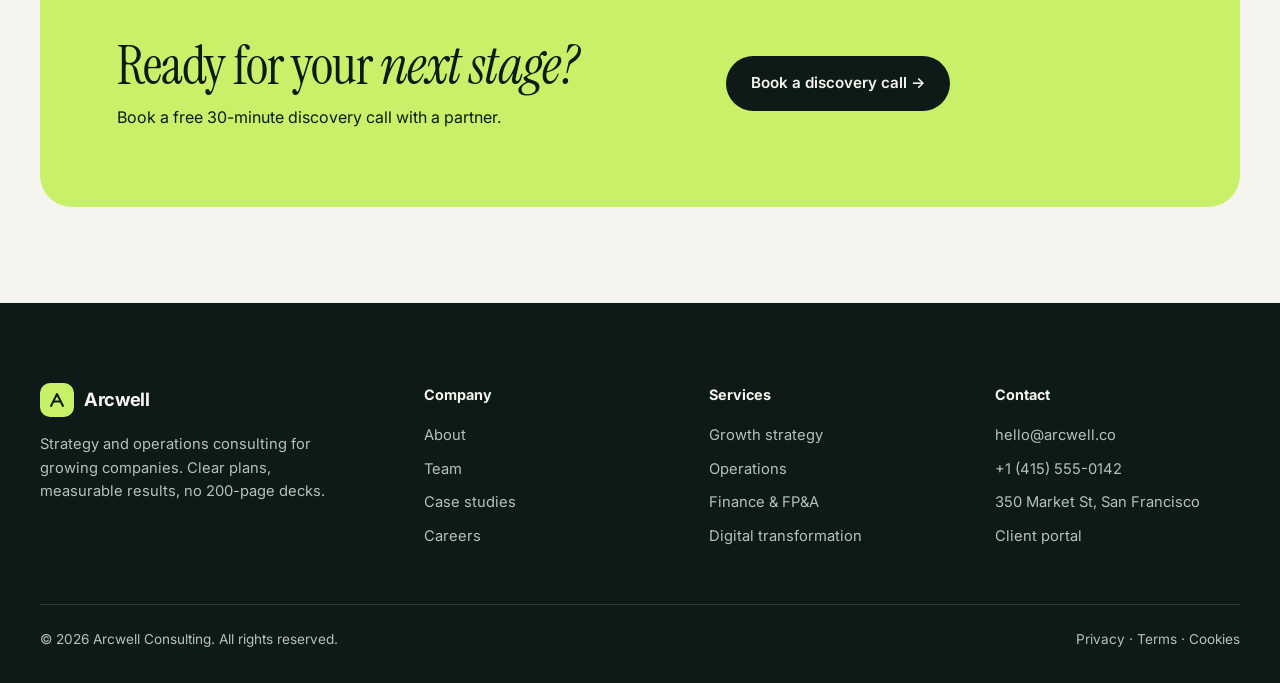
<file: site/about.html>
<!doctype html>
<html lang="en">
<head>
  <meta charset="utf-8">
  <meta name="viewport" content="width=device-width, initial-scale=1">
  <title>About Arcwell — Senior consultants who stay until it works</title>
  <meta name="description" content="Arcwell is a team of senior operators and strategists helping growing companies scale profitably since 2014.">
  <meta name="theme-color" content="#0e1a17">
  <link rel="icon" href="favicon.svg" type="image/svg+xml">
  <link rel="preconnect" href="https://fonts.googleapis.com"><link rel="preconnect" href="https://fonts.gstatic.com" crossorigin>
  <link href="https://fonts.googleapis.com/css2?family=Instrument+Serif:ital@0;1&family=Inter:wght@400;500;600;700&display=swap" rel="stylesheet">
  <link rel="stylesheet" href="assets/styles.css">
  <style>
    .story { display: grid; grid-template-columns: 1fr 1fr; gap: 64px; align-items: start; }
    .story p { color: var(--muted); margin-bottom: 16px; font-size: 1.05rem; }
    .values { display: grid; grid-template-columns: repeat(3, 1fr); gap: 20px; }
    .value { background: var(--card); border: 1px solid var(--line); border-radius: var(--radius); padding: 32px; }
    .value b { font-family: var(--serif); font-size: 2.6rem; font-weight: 400; color: var(--moss); display: block; line-height: 1; margin-bottom: 18px; }
    .value p { color: var(--muted); margin-top: 8px; font-size: .95rem; }
    .team { display: grid; grid-template-columns: repeat(4, 1fr); gap: 20px; }
    .member { background: var(--card); border: 1px solid var(--line); border-radius: var(--radius); overflow: hidden; transition: transform .3s, box-shadow .3s; }
    .member:hover { transform: translateY(-6px); box-shadow: var(--shadow); }
    .portrait { aspect-ratio: 1; display: grid; place-items: center; font-family: var(--serif); font-size: 4.5rem; }
    .member div:last-child { padding: 18px 20px; }
    .member small { color: var(--muted); }
    .timeline { display: grid; gap: 0; border-left: 1px solid #33463f; margin-left: 8px; }
    .tl { padding: 0 0 36px 32px; position: relative; }
    .tl::before { content: ""; position: absolute; left: -7px; top: 6px; width: 13px; height: 13px; border-radius: 50%; background: var(--lime); }
    .tl b { font-family: var(--serif); font-size: 1.8rem; font-weight: 400; color: var(--lime); }
    .tl p { color: #9fb0aa; max-width: 52ch; }
    @media (max-width: 980px) { .story, .values { grid-template-columns: 1fr; } .team { grid-template-columns: 1fr 1fr; } }
  </style>
</head>
<body data-page="about">
<header class="site-header" id="site-header"></header>
<main>
  <section class="page-hero">
    <div class="container reveal">
      <span class="eyebrow">About Arcwell</span>
      <h1>Senior people. <em class="serif" style="color:var(--moss)">Real results.</em></h1>
      <p class="lead" style="margin-top:20px">We started Arcwell because growing companies deserve big-firm thinking without the big-firm overhead, juniors and 200-page decks.</p>
    </div>
  </section>

  <section style="padding-top:24px">
    <div class="container story">
      <div class="reveal">
        <div class="dash" style="padding:32px">
          <div class="kpis">
            <div class="kpi"><small>Founded</small><b>2014</b></div>
            <div class="kpi"><small>Consultants</small><b>38</b></div>
            <div class="kpi"><small>Offices</small><b>3</b></div>
          </div>
          <div class="chart"><div class="chart-head"><span>Clients served per year</span></div>
            <svg viewBox="0 0 400 150" preserveAspectRatio="none"><g fill="#c8f169">
              <rect x="10" y="125" width="40" height="25" rx="4"/><rect x="65" y="112" width="40" height="38" rx="4"/><rect x="120" y="100" width="40" height="50" rx="4"/><rect x="175" y="84" width="40" height="66" rx="4"/><rect x="230" y="64" width="40" height="86" rx="4"/><rect x="285" y="40" width="40" height="110" rx="4"/><rect x="340" y="14" width="40" height="136" rx="4"/></g></svg>
          </div>
        </div>
      </div>
      <div class="reveal">
        <span class="eyebrow">Our story</span>
        <h2 style="margin:12px 0 24px">Built by operators, <em class="serif">for operators</em></h2>
        <p>Our founders spent years inside top consulting firms and then ran operations at fast-growing companies. They saw the same gap from both sides: great advice that never got implemented.</p>
        <p>So Arcwell works differently. Every engagement is led by a senior partner, scoped to measurable KPIs and delivered alongside your team. We only call it done when the numbers move.</p>
        <a href="contact.html#book" class="btn btn-primary" style="margin-top:12px">Work with us →</a>
      </div>
    </div>
  </section>

  <section style="padding-top:0">
    <div class="container">
      <div class="section-head reveal"><div><span class="eyebrow">What we believe</span><h2>Three rules we <em class="serif">never break</em></h2></div></div>
      <div class="values">
        <div class="value reveal"><b>01</b><h3>Outcomes over output</h3><p>We measure success by your KPIs, not by hours billed or slides delivered.</p></div>
        <div class="value reveal"><b>02</b><h3>Plain language</h3><p>No jargon, no buzzwords. If we can't explain it simply, we haven't understood it.</p></div>
        <div class="value reveal"><b>03</b><h3>Stay until it works</h3><p>We build the plan with your team and stay to put it into practice.</p></div>
      </div>
    </div>
  </section>

  <section id="team" style="padding-top:0">
    <div class="container">
      <div class="section-head reveal"><div><span class="eyebrow">Leadership</span><h2>The people you'll <em class="serif">work with</em></h2></div></div>
      <div class="team">
        <div class="member reveal"><div class="portrait" style="background:var(--lime)">MC</div><div><h3>Maya Chen</h3><small>Managing Partner · Strategy</small></div></div>
        <div class="member reveal"><div class="portrait" style="background:var(--moss);color:var(--paper)">JO</div><div><h3>James Okafor</h3><small>Partner · Operations</small></div></div>
        <div class="member reveal"><div class="portrait" style="background:#e7e2d6">PS</div><div><h3>Priya Shah</h3><small>Partner · Finance & FP&A</small></div></div>
        <div class="member reveal"><div class="portrait" style="background:#ffd2c4">LB</div><div><h3>Lucas Berg</h3><small>Partner · Digital & AI</small></div></div>
      </div>
    </div>
  </section>

  <section class="dark">
    <div class="container story">
      <div class="reveal"><span class="eyebrow">Milestones</span><h2 style="margin-top:12px">Ten years of <em class="serif" style="color:var(--lime)">compounding</em></h2></div>
      <div class="timeline reveal">
        <div class="tl"><b>2014</b><h3>Founded in San Francisco</h3><p>Two partners, one client and a whiteboard.</p></div>
        <div class="tl"><b>2018</b><h3>100th client</h3><p>Opened our New York office and launched the Growth Sprint.</p></div>
        <div class="tl"><b>2022</b><h3>Client portal launched</h3><p>Live KPI dashboards for every engagement.</p></div>
        <div class="tl"><b>2026</b><h3>240+ companies advised</h3><p>London office opened, with a team of 38 senior consultants.</p></div>
      </div>
    </div>
  </section>

  <div class="container" style="margin-top:96px">
    <div class="cta-band reveal">
      <div><h2>Ready for your <em class="serif">next stage?</em></h2><p style="margin-top:10px">Book a free 30-minute discovery call with a partner.</p></div>
      <div><a href="contact.html#book" class="btn btn-primary">Book a discovery call →</a></div>
    </div>
  </div>
</main>
<footer id="site-footer"></footer>
<script src="assets/app.js"></script>
</body>
</html>
</file>
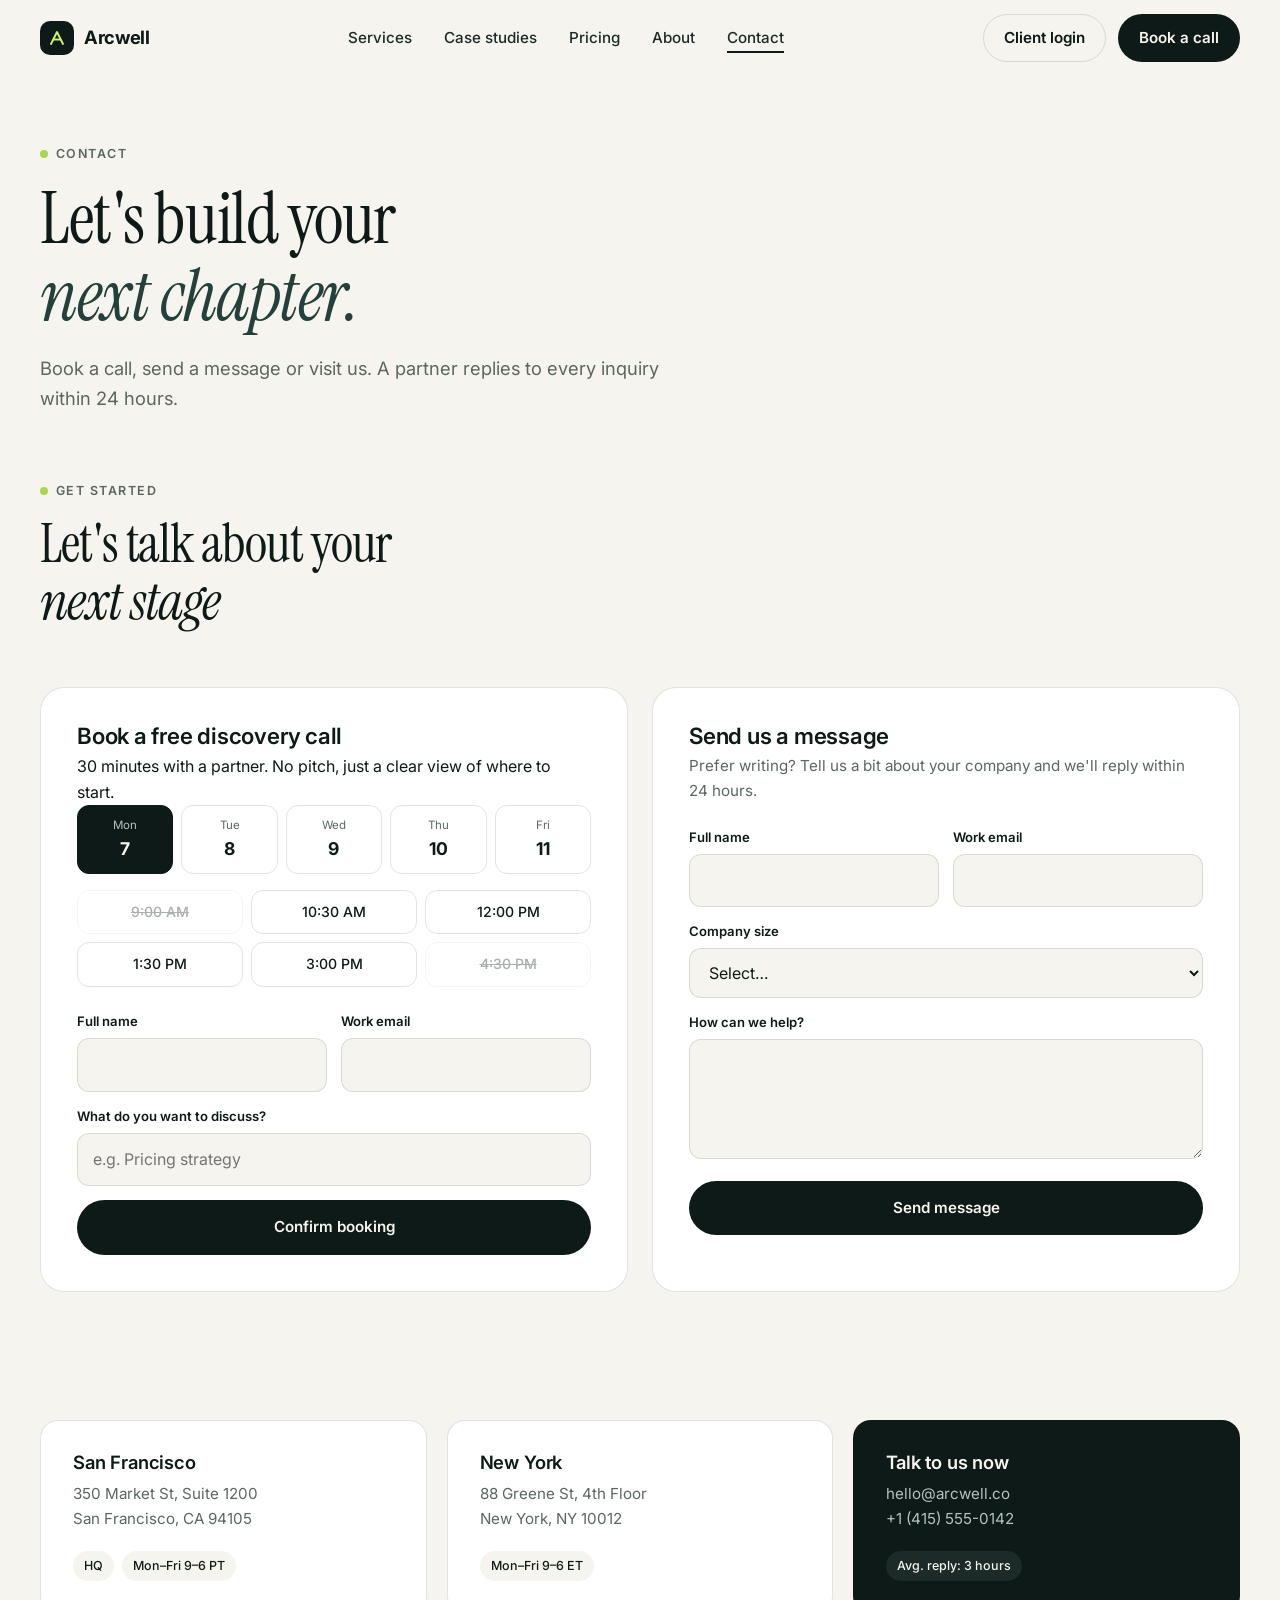
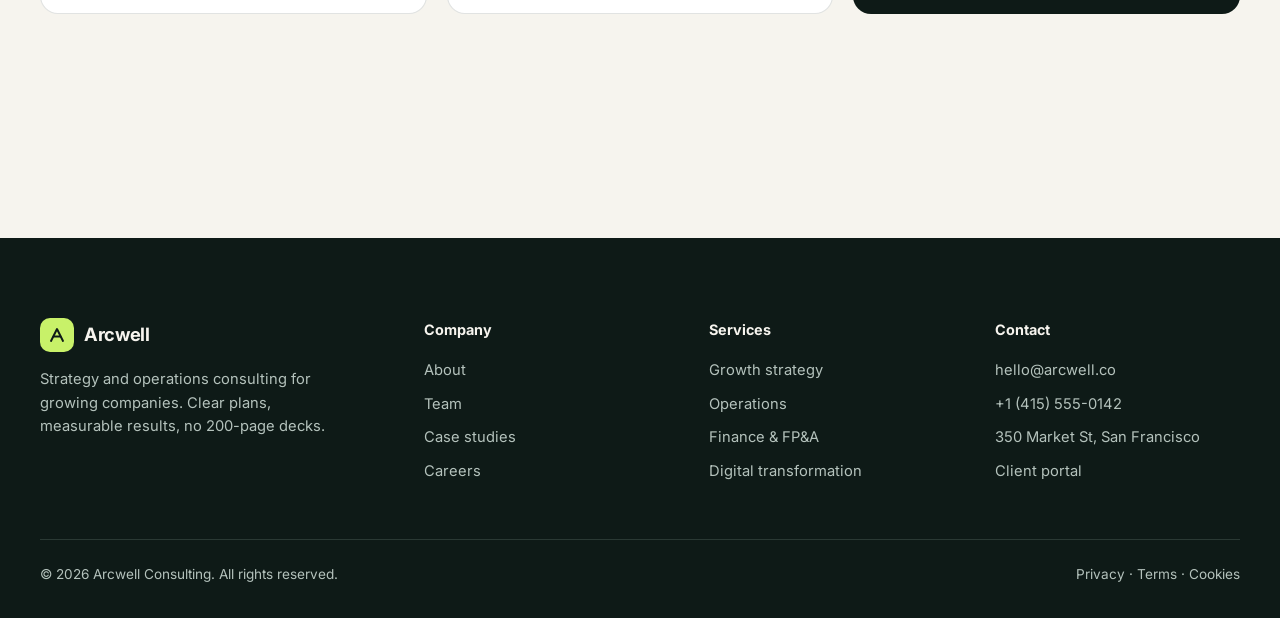
<file: site/contact.html>
<!doctype html>
<html lang="en">
<head>
  <meta charset="utf-8">
  <meta name="viewport" content="width=device-width, initial-scale=1">
  <title>Contact Arcwell — Book a free discovery call</title>
  <meta name="description" content="Arcwell helps growing companies fix operations, sharpen strategy and scale profitably. Clear plans, transparent pricing, measurable results in 90 days.">
  <meta property="og:title" content="Arcwell Consulting — Growth without the guesswork">
  <meta property="og:description" content="Strategy and operations consulting with measurable results in 90 days.">
  <meta property="og:image" content="og.png">
  <meta name="theme-color" content="#0e1a17">
  <link rel="icon" href="favicon.svg" type="image/svg+xml">
  <link rel="preconnect" href="https://fonts.googleapis.com"><link rel="preconnect" href="https://fonts.gstatic.com" crossorigin>
  <link href="https://fonts.googleapis.com/css2?family=Instrument+Serif:ital@0;1&family=Inter:wght@400;500;600;700&display=swap" rel="stylesheet">
  <link rel="stylesheet" href="assets/styles.css">
</head>
<body data-page="contact">
<header class="site-header" id="site-header"></header>
<main>
  <section class="page-hero">
    <div class="container reveal">
      <span class="eyebrow">Contact</span>
      <h1>Let's build your <em class="serif" style="color:var(--moss)">next chapter.</em></h1>
      <p class="lead" style="margin-top:20px">Book a call, send a message or visit us. A partner replies to every inquiry within 24 hours.</p>
    </div>
  </section>
  <!-- Booking + contact -->
  <section id="book" style="padding-top:24px">
    <div class="container">
      <div class="section-head reveal"><div><span class="eyebrow">Get started</span><h2>Let's talk about your <em class="serif">next stage</em></h2></div></div>
      <div class="contact-grid">
        <div class="panel reveal" id="booking">
          <div class="booking-ui">
            <h3>Book a free discovery call</h3><p>30 minutes with a partner. No pitch, just a clear view of where to start.</p>
            <div class="days"></div>
            <div class="slots"></div>
            <form class="form" novalidate>
              <div class="row">
                <div class="field"><label for="b-name">Full name</label><input id="b-name" name="name" data-rule="required" autocomplete="name"><div class="msg">Please enter your name</div></div>
                <div class="field"><label for="b-email">Work email</label><input id="b-email" name="email" type="email" data-rule="email" autocomplete="email"><div class="msg">Enter a valid email</div></div>
              </div>
              <div class="field"><label for="b-topic">What do you want to discuss?</label><input id="b-topic" name="topic" placeholder="e.g. Pricing strategy"></div>
              <button type="submit" class="btn btn-primary">Confirm booking</button>
            </form>
          </div>
          <div class="success-box">
            <div class="check">✓</div>
            <h3>You're booked!</h3>
            <p style="margin-top:8px"><b data-when></b></p>
            <p>Confirmation <b data-id></b> was sent to <span data-email></span>.</p>
            <button class="btn btn-ghost" style="margin-top:20px" data-rebook>Book another time</button>
          </div>
        </div>
        <div class="panel reveal">
          <h3>Send us a message</h3><p>Prefer writing? Tell us a bit about your company and we'll reply within 24 hours.</p>
          <form class="form" data-contact novalidate>
            <div class="row">
              <div class="field"><label for="c-name">Full name</label><input id="c-name" name="name" data-rule="required" autocomplete="name"><div class="msg">Please enter your name</div></div>
              <div class="field"><label for="c-email">Work email</label><input id="c-email" name="email" type="email" data-rule="email" autocomplete="email"><div class="msg">Enter a valid email</div></div>
            </div>
            <div class="field"><label for="c-size">Company size</label><select id="c-size" name="size" data-rule="required"><option value="">Select…</option><option>1–20</option><option>21–100</option><option>101–500</option><option>500+</option></select><div class="msg">Please choose a size</div></div>
            <div class="field"><label for="c-msg">How can we help?</label><textarea id="c-msg" name="message" data-rule="min"></textarea><div class="msg">Please write at least 20 characters</div></div>
            <button type="submit" class="btn btn-primary">Send message</button>
          </form>
        </div>
      </div>
    </div>
  </section>
  <section style="padding-top:0">
    <div class="container">
      <div class="services">
        <div class="service reveal"><h3>San Francisco</h3><p>350 Market St, Suite 1200<br>San Francisco, CA 94105</p><ul><li>HQ</li><li>Mon–Fri 9–6 PT</li></ul></div>
        <div class="service reveal"><h3>New York</h3><p>88 Greene St, 4th Floor<br>New York, NY 10012</p><ul><li>Mon–Fri 9–6 ET</li></ul></div>
        <div class="service feature reveal"><h3>Talk to us now</h3><p>hello@arcwell.co<br>+1 (415) 555-0142</p><ul><li>Avg. reply: 3 hours</li></ul></div>
      </div>
    </div>
  </section>
</main>
<footer id="site-footer"></footer>
<script src="assets/app.js"></script>
</body>
</html>
</file>
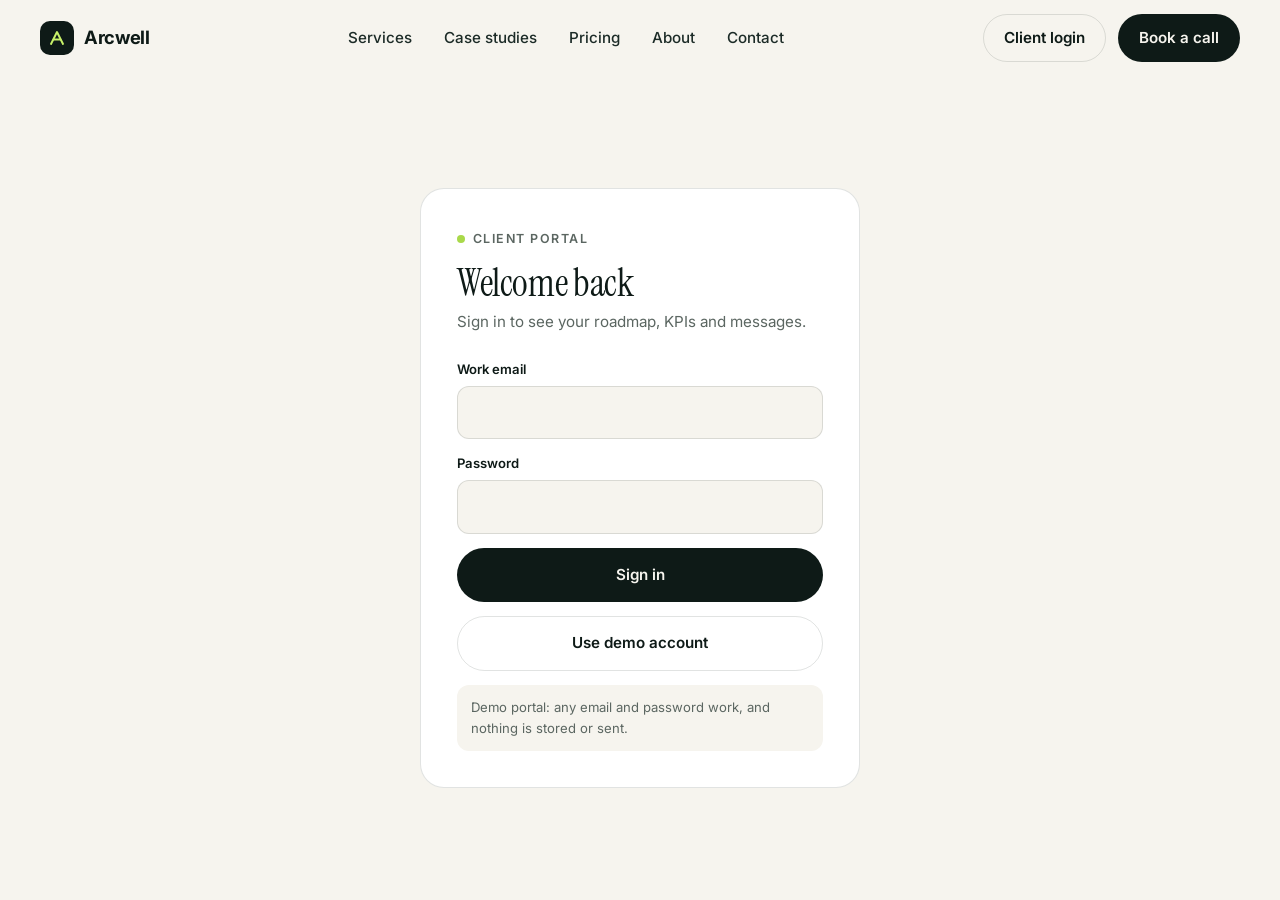
<file: site/portal.html>
<!doctype html>
<html lang="en">
<head>
  <meta charset="utf-8">
  <meta name="viewport" content="width=device-width, initial-scale=1">
  <title>Client Portal — Arcwell</title>
  <meta name="robots" content="noindex">
  <meta name="theme-color" content="#0e1a17">
  <link rel="icon" href="favicon.svg" type="image/svg+xml">
  <link rel="preconnect" href="https://fonts.googleapis.com"><link rel="preconnect" href="https://fonts.gstatic.com" crossorigin>
  <link href="https://fonts.googleapis.com/css2?family=Instrument+Serif:ital@0;1&family=Inter:wght@400;500;600;700&display=swap" rel="stylesheet">
  <link rel="stylesheet" href="assets/styles.css">
</head>
<body data-page="portal">
<header class="site-header" id="site-header"></header>
<main>
  <div class="container portal-login" id="portal-login">
    <div class="panel">
      <span class="eyebrow">Client portal</span>
      <h3 style="margin-top:12px;font-family:var(--serif);font-weight:400;font-size:2.4rem">Welcome back</h3>
      <p>Sign in to see your roadmap, KPIs and messages.</p>
      <form class="form" novalidate>
        <div class="field"><label for="p-email">Work email</label><input id="p-email" name="email" type="email" data-rule="email" autocomplete="username"><div class="msg">Enter a valid email</div></div>
        <div class="field"><label for="p-pass">Password</label><input id="p-pass" name="password" type="password" data-rule="required" autocomplete="current-password"><div class="msg">Enter your password</div></div>
        <button type="submit" class="btn btn-primary">Sign in</button>
        <button type="button" class="btn btn-ghost" id="demo-fill">Use demo account</button>
        <p class="demo-note">Demo portal: any email and password work, and nothing is stored or sent.</p>
      </form>
    </div>
  </div>

  <div class="container dash-page" id="dashboard">
    <div class="dash-head">
      <div><span class="eyebrow" id="u-company">Company</span><h1 class="serif" id="hello" style="margin-top:8px">Welcome</h1></div>
      <div style="display:flex;gap:10px;flex-wrap:wrap">
        <button class="btn btn-ghost" id="download-report">Download Q4 report</button>
        <button class="btn btn-primary" id="logout">Sign out</button>
      </div>
    </div>
    <div class="dash-grid">
      <div class="tile"><small>Annual savings found</small><b>$1.24M</b><span class="up">▲ $180K this month</span></div>
      <div class="tile"><small>Delivery cycle time</small><b>3.1 days</b><span class="up">▼ 41% vs. baseline</span></div>
      <div class="tile"><small>Operating margin</small><b>21.6%</b><span class="up">▲ 7.2 pts</span></div>
      <div class="tile"><small>Roadmap complete</small><b id="task-pct">0%</b><span class="up">On track for day 90</span></div>

      <div class="tile span-2">
        <h3>Roadmap progress</h3>
        <div style="margin-top:16px;display:grid;gap:16px;font-size:.9rem">
          <div>Warehouse flow redesign <span style="float:right">100%</span><div class="bar"><i data-w="100%" style="width:0"></i></div></div>
          <div>Shift planning automation <span style="float:right">80%</span><div class="bar"><i data-w="80%" style="width:0"></i></div></div>
          <div>Supplier renegotiation <span style="float:right">55%</span><div class="bar"><i data-w="55%" style="width:0"></i></div></div>
          <div>Pricing model update <span style="float:right">30%</span><div class="bar"><i data-w="30%" style="width:0"></i></div></div>
        </div>
      </div>
      <div class="tile span-2">
        <h3>Your action items</h3>
        <div id="tasks" style="margin-top:8px"></div>
      </div>

      <div class="tile span-2">
        <h3>Revenue vs. plan</h3>
        <svg viewBox="0 0 400 160" style="width:100%;height:180px;margin-top:12px" preserveAspectRatio="none">
          <g stroke="var(--line)"><line x1="0" x2="400" y1="40" y2="40"/><line x1="0" x2="400" y1="90" y2="90"/><line x1="0" x2="400" y1="140" y2="140"/></g>
          <path d="M0 140 L67 128 L133 120 L200 104 L267 92 L333 76 L400 70" stroke="#8b958f" stroke-dasharray="5 6" stroke-width="2" fill="none"/>
          <path d="M0 138 L67 122 L133 110 L200 86 L267 70 L333 48 L400 28" stroke="#23413a" stroke-width="3" fill="none"/>
        </svg>
        <small style="color:var(--muted)">— Actual &nbsp; - - Plan</small>
      </div>
      <div class="tile span-2">
        <div style="display:flex;align-items:center;gap:10px;margin-bottom:14px"><span class="avatar">MC</span><div><b style="font-size:1rem">Maya Chen</b><small>Your lead consultant · Online</small></div></div>
        <div class="msg-list" id="msgs"></div>
        <div class="typing" id="typing"></div>
        <form id="chat-form" class="newsletter" style="background:var(--paper)"><input name="msg" placeholder="Write a message…" aria-label="Message" autocomplete="off"><button class="btn btn-primary" type="submit">Send</button></form>
      </div>
    </div>
  </div>
</main>
<script src="assets/app.js"></script>
</body>
</html>
</file>
<file: site/assets/styles.css>
:root {
  --ink: #0e1a17;
  --ink-2: #1c2b27;
  --moss: #23413a;
  --paper: #f6f4ee;
  --card: #ffffff;
  --lime: #c8f169;
  --lime-d: #a9d94a;
  --coral: #ff7a59;
  --muted: #5b6661;
  --line: rgba(14, 26, 23, .12);
  --radius: 18px;
  --shadow: 0 1px 2px rgba(14,26,23,.06), 0 12px 32px -12px rgba(14,26,23,.18);
  --serif: "Instrument Serif", Georgia, serif;
  --sans: "Inter", system-ui, -apple-system, sans-serif;
}
* { box-sizing: border-box; margin: 0; padding: 0; }
[hidden] { display: none !important; }
html { scroll-behavior: smooth; }
body { font-family: var(--sans); background: var(--paper); color: var(--ink); line-height: 1.6; -webkit-font-smoothing: antialiased; }
img, svg { display: block; max-width: 100%; }
a { color: inherit; text-decoration: none; }
button, input, select, textarea { font: inherit; color: inherit; }
:focus-visible { outline: 2px solid var(--coral); outline-offset: 3px; border-radius: 6px; }
.container { width: min(1200px, 100% - 48px); margin-inline: auto; }
.serif { font-family: var(--serif); font-weight: 400; }
em.serif, .serif em { font-style: italic; }
h1, h2, h3 { line-height: 1.08; letter-spacing: -.02em; }
h1 { font-family: var(--serif); font-weight: 400; font-size: clamp(3rem, 6.4vw, 5.6rem); }
h2 { font-family: var(--serif); font-weight: 400; font-size: clamp(2.2rem, 4.2vw, 3.6rem); }
h3 { font-size: 1.15rem; font-weight: 600; letter-spacing: -.01em; }
.eyebrow { display: inline-flex; align-items: center; gap: 8px; font-size: .78rem; font-weight: 600; letter-spacing: .12em; text-transform: uppercase; color: var(--muted); }
.eyebrow::before { content: ""; width: 8px; height: 8px; border-radius: 50%; background: var(--lime-d); }
.lead { font-size: 1.15rem; color: var(--muted); max-width: 56ch; }
section { padding: clamp(72px, 10vw, 128px) 0; }
.section-head { display: flex; justify-content: space-between; align-items: end; gap: 32px; margin-bottom: 56px; flex-wrap: wrap; }
.section-head h2 { max-width: 16ch; margin-top: 12px; }

/* Buttons */
.btn { display: inline-flex; align-items: center; justify-content: center; gap: 10px; padding: 14px 24px; border-radius: 999px; font-weight: 600; font-size: .95rem; border: 1px solid transparent; cursor: pointer; transition: transform .2s, background .2s, box-shadow .2s; white-space: nowrap; }
.btn:hover { transform: translateY(-2px); }
.btn-primary { background: var(--ink); color: var(--paper); }
.btn-primary:hover { box-shadow: 0 10px 24px -10px rgba(14,26,23,.6); }
.btn-lime { background: var(--lime); color: var(--ink); }
.btn-lime:hover { background: var(--lime-d); }
.btn-ghost { border-color: var(--line); background: transparent; }
.btn-ghost:hover { background: var(--card); }
.btn[disabled] { opacity: .7; cursor: progress; transform: none; }
.spinner { width: 16px; height: 16px; border: 2px solid currentColor; border-right-color: transparent; border-radius: 50%; animation: spin .7s linear infinite; }
@keyframes spin { to { transform: rotate(360deg); } }

/* Header */
.site-header { position: sticky; top: 0; z-index: 50; transition: background .3s, box-shadow .3s; }
.site-header.scrolled { background: rgba(246,244,238,.86); backdrop-filter: blur(14px); box-shadow: 0 1px 0 var(--line); }
.nav { display: flex; align-items: center; justify-content: space-between; height: 76px; gap: 24px; }
.logo { display: flex; align-items: center; gap: 10px; font-weight: 700; font-size: 1.15rem; letter-spacing: -.02em; }
.logo-mark { width: 34px; height: 34px; border-radius: 10px; background: var(--ink); display: grid; place-items: center; }
.nav-links { display: flex; gap: 32px; list-style: none; font-size: .95rem; font-weight: 500; }
.nav-links a { position: relative; padding: 4px 0; color: var(--ink-2); }
.nav-links a::after { content: ""; position: absolute; left: 0; bottom: -2px; height: 2px; width: 0; background: var(--ink); transition: width .25s; }
.nav-links a:hover::after, .nav-links a.active::after { width: 100%; }
.nav-actions { display: flex; align-items: center; gap: 12px; }
.nav-actions .btn { padding: 11px 20px; }
.menu-toggle { display: none; width: 44px; height: 44px; border-radius: 12px; border: 1px solid var(--line); background: transparent; cursor: pointer; }
.user-chip { display: inline-flex; align-items: center; gap: 8px; font-size: .9rem; font-weight: 600; }
.avatar { width: 34px; height: 34px; border-radius: 50%; display: grid; place-items: center; font-size: .8rem; font-weight: 700; color: var(--ink); background: var(--lime); flex-shrink: 0; }

/* Hero */
.hero { padding: 48px 0 96px; position: relative; overflow: hidden; }
.hero-grid { display: grid; grid-template-columns: 1.05fr .95fr; gap: 56px; align-items: center; }
.hero h1 em { color: var(--moss); }
.hero .lead { margin: 24px 0 36px; }
.hero-ctas { display: flex; gap: 12px; flex-wrap: wrap; }
.hero-proof { display: flex; align-items: center; gap: 14px; margin-top: 40px; font-size: .9rem; color: var(--muted); }
.stack { display: flex; }
.stack .avatar { border: 2px solid var(--paper); margin-left: -6px; font-size: .72rem; }
.stack .avatar:first-child { margin-left: 0; }
.stars { color: #e2a400; letter-spacing: 2px; }

.dash { position: relative; background: var(--ink); color: var(--paper); border-radius: 28px; padding: 24px; box-shadow: 0 40px 80px -30px rgba(14,26,23,.55); }
.dash-top { display: flex; justify-content: space-between; align-items: center; font-size: .85rem; color: #9fb0aa; margin-bottom: 18px; }
.dash-dots { display: flex; gap: 6px; }
.dash-dots i { width: 10px; height: 10px; border-radius: 50%; background: #33463f; }
.kpis { display: grid; grid-template-columns: repeat(3, 1fr); gap: 12px; }
.kpi { background: var(--ink-2); border-radius: 14px; padding: 14px; }
.kpi small { color: #9fb0aa; font-size: .72rem; display: block; }
.kpi b { font-size: 1.45rem; font-weight: 600; letter-spacing: -.02em; }
.kpi .up { color: var(--lime); font-size: .75rem; font-weight: 600; }
.chart { margin-top: 12px; background: var(--ink-2); border-radius: 14px; padding: 16px; }
.chart-head { display: flex; justify-content: space-between; font-size: .8rem; color: #9fb0aa; margin-bottom: 8px; }
.chart svg { width: 100%; height: 150px; }
.chart .line { stroke-dasharray: 1000; stroke-dashoffset: 1000; animation: draw 2.4s .4s ease forwards; }
@keyframes draw { to { stroke-dashoffset: 0; } }
.float-card { position: absolute; background: var(--card); color: var(--ink); border-radius: 16px; padding: 14px 16px; box-shadow: var(--shadow); display: flex; gap: 12px; align-items: center; font-size: .85rem; animation: bob 5s ease-in-out infinite; }
.float-card b { display: block; font-size: .95rem; }
.float-card.a { left: -36px; bottom: 40px; }
.float-card.b { right: -20px; top: -62px; animation-delay: -2.5s; }
.float-card .ico { width: 36px; height: 36px; border-radius: 10px; display: grid; place-items: center; background: var(--lime); }
@keyframes bob { 50% { transform: translateY(-10px); } }

/* Logos */
.logos { padding: 40px 0; border-block: 1px solid var(--line); overflow: hidden; }
.logos p { text-align: center; font-size: .85rem; color: var(--muted); margin-bottom: 22px; }
.marquee { display: flex; gap: 72px; width: max-content; animation: marquee 32s linear infinite; }
.marquee span { font-weight: 700; font-size: 1.35rem; letter-spacing: -.03em; color: #8b958f; white-space: nowrap; }
.marquee span:nth-child(3n) { font-family: var(--serif); font-weight: 400; font-style: italic; font-size: 1.6rem; }
@keyframes marquee { to { transform: translateX(-50%); } }

/* Stats */
.stats { display: grid; grid-template-columns: repeat(4, 1fr); gap: 1px; background: var(--line); border-radius: var(--radius); overflow: hidden; }
.stat { background: var(--paper); padding: 36px 28px; }
.stat b { font-family: var(--serif); font-weight: 400; font-size: clamp(2.6rem, 4.5vw, 3.8rem); line-height: 1; display: block; }
.stat span { color: var(--muted); font-size: .95rem; }

/* Services */
.services { display: grid; grid-template-columns: repeat(3, 1fr); gap: 20px; }
.service { background: var(--card); border: 1px solid var(--line); border-radius: var(--radius); padding: 32px; transition: transform .3s, box-shadow .3s, background .3s; position: relative; overflow: hidden; }
.service:hover { transform: translateY(-6px); box-shadow: var(--shadow); }
.service .ico { width: 52px; height: 52px; border-radius: 14px; background: var(--paper); display: grid; place-items: center; margin-bottom: 28px; transition: background .3s; }
.service:hover .ico { background: var(--lime); }
.service p { color: var(--muted); margin: 10px 0 20px; font-size: .95rem; }
.service ul { list-style: none; display: flex; flex-wrap: wrap; gap: 8px; }
.service li { font-size: .78rem; padding: 5px 11px; border-radius: 999px; background: var(--paper); font-weight: 500; }
.service.feature { background: var(--ink); color: var(--paper); }
.service.feature p { color: #b4c2bc; }
.service.feature .ico { background: var(--ink-2); }
.service.feature li { background: var(--ink-2); }

/* Process */
.dark { background: var(--ink); color: var(--paper); }
.dark .eyebrow, .dark .lead { color: #9fb0aa; }
.steps { display: grid; grid-template-columns: repeat(4, 1fr); gap: 20px; counter-reset: step; }
.step { border-top: 1px solid #33463f; padding-top: 28px; }
.step::before { counter-increment: step; content: "0" counter(step); font-family: var(--serif); font-size: 3rem; color: var(--lime); display: block; line-height: 1; margin-bottom: 20px; }
.step p { color: #9fb0aa; font-size: .95rem; margin-top: 10px; }
.step small { display: inline-block; margin-top: 16px; font-size: .78rem; font-weight: 600; color: var(--lime); }

/* Case studies */
.filters { display: flex; gap: 8px; flex-wrap: wrap; }
.chip { padding: 9px 18px; border-radius: 999px; border: 1px solid var(--line); background: transparent; cursor: pointer; font-size: .9rem; font-weight: 500; transition: all .2s; }
.chip:hover { background: var(--card); }
.chip.active { background: var(--ink); color: var(--paper); border-color: var(--ink); }
.cases { display: grid; grid-template-columns: repeat(3, 1fr); gap: 20px; }
.case { background: var(--card); border: 1px solid var(--line); border-radius: var(--radius); overflow: hidden; display: flex; flex-direction: column; transition: transform .3s, box-shadow .3s, opacity .3s; }
.case:hover { transform: translateY(-6px); box-shadow: var(--shadow); }
.case.hide { display: none; }
.case-visual { height: 190px; position: relative; display: flex; align-items: end; padding: 20px; overflow: hidden; }
.case-visual .big { font-family: var(--serif); font-size: 4.2rem; line-height: .9; position: relative; z-index: 1; }
.case-visual svg { position: absolute; inset: 0; width: 100%; height: 100%; }
.case-body { padding: 24px; display: flex; flex-direction: column; gap: 10px; flex: 1; }
.case-body .tag { font-size: .75rem; font-weight: 600; text-transform: uppercase; letter-spacing: .1em; color: var(--muted); }
.case-body p { color: var(--muted); font-size: .92rem; }
.case-body .more { margin-top: auto; font-weight: 600; font-size: .9rem; display: inline-flex; gap: 6px; align-items: center; }
.v1 { background: var(--lime); }
.v2 { background: #e7e2d6; }
.v3 { background: var(--moss); color: var(--paper); }

/* Pricing */
.toggle { display: inline-flex; background: var(--card); border: 1px solid var(--line); border-radius: 999px; padding: 4px; }
.toggle button { border: 0; background: transparent; padding: 9px 18px; border-radius: 999px; cursor: pointer; font-weight: 600; font-size: .88rem; color: var(--muted); }
.toggle button.active { background: var(--ink); color: var(--paper); }
.toggle .save { font-size: .7rem; background: var(--lime); color: var(--ink); padding: 2px 7px; border-radius: 999px; margin-left: 6px; }
.plans { display: grid; grid-template-columns: repeat(3, 1fr); gap: 20px; align-items: stretch; }
.plan { background: var(--card); border: 1px solid var(--line); border-radius: 24px; padding: 36px; display: flex; flex-direction: column; }
.plan.popular { background: var(--ink); color: var(--paper); position: relative; }
.plan.popular .muted, .plan.popular li { color: #b4c2bc; }
.badge { position: absolute; top: 20px; right: 20px; background: var(--lime); color: var(--ink); font-size: .72rem; font-weight: 700; padding: 5px 11px; border-radius: 999px; }
.plan .muted { color: var(--muted); font-size: .92rem; margin-top: 6px; }
.price { font-family: var(--serif); font-size: 3.6rem; line-height: 1; margin: 28px 0 4px; }
.price small { font-family: var(--sans); font-size: .9rem; color: var(--muted); }
.plan ul { list-style: none; margin: 28px 0 32px; display: grid; gap: 12px; font-size: .93rem; }
.plan li { display: flex; gap: 10px; color: var(--ink-2); }
.plan li::before { content: "✓"; font-weight: 700; color: var(--moss); }
.plan.popular li::before { color: var(--lime); }
.plan .btn { margin-top: auto; }

/* Testimonials */
.testi-wrap { display: grid; grid-template-columns: .9fr 1.1fr; gap: 64px; align-items: center; }
.testi { background: var(--card); border-radius: 28px; padding: 48px; border: 1px solid var(--line); position: relative; min-height: 340px; }
.testi blockquote { font-family: var(--serif); font-size: clamp(1.5rem, 2.4vw, 2rem); line-height: 1.3; }
.testi .who { display: flex; gap: 14px; align-items: center; margin-top: 32px; }
.testi .who small { color: var(--muted); display: block; }
.testi-slide { display: none; animation: fade .5s; }
.testi-slide.active { display: block; }
@keyframes fade { from { opacity: 0; transform: translateY(8px); } }
.testi-nav { display: flex; gap: 10px; margin-top: 28px; align-items: center; }
.testi-nav button.arrow { width: 46px; height: 46px; border-radius: 50%; border: 1px solid var(--line); background: var(--card); cursor: pointer; font-size: 1.1rem; }
.testi-nav button.arrow:hover { background: var(--lime); }
.dots { display: flex; gap: 6px; margin-left: 10px; }
.dots i { width: 8px; height: 8px; border-radius: 99px; background: var(--line); transition: all .3s; }
.dots i.on { width: 24px; background: var(--ink); }

/* FAQ */
.faq-grid { display: grid; grid-template-columns: .8fr 1.2fr; gap: 64px; }
.faq details { border-bottom: 1px solid var(--line); padding: 22px 0; }
.faq summary { cursor: pointer; list-style: none; display: flex; justify-content: space-between; gap: 20px; font-weight: 600; font-size: 1.05rem; }
.faq summary::-webkit-details-marker { display: none; }
.faq summary::after { content: "+"; font-size: 1.4rem; line-height: 1; transition: transform .3s; }
.faq details[open] summary::after { transform: rotate(45deg); }
.faq details p { color: var(--muted); margin-top: 12px; max-width: 62ch; }

/* Booking + contact */
.contact-grid { display: grid; grid-template-columns: 1fr 1fr; gap: 24px; }
.panel { background: var(--card); border: 1px solid var(--line); border-radius: 24px; padding: 36px; }
.panel h3 { font-size: 1.4rem; margin-bottom: 6px; }
.panel > p { color: var(--muted); margin-bottom: 24px; font-size: .95rem; }
.days { display: grid; grid-template-columns: repeat(5, 1fr); gap: 8px; margin-bottom: 16px; }
.day, .slot { border: 1px solid var(--line); background: transparent; border-radius: 12px; padding: 10px 4px; cursor: pointer; text-align: center; transition: all .2s; }
.day small { display: block; font-size: .72rem; color: var(--muted); }
.day b { font-size: 1.1rem; }
.day:hover, .slot:hover { border-color: var(--ink); }
.day.on, .slot.on { background: var(--ink); color: var(--paper); border-color: var(--ink); }
.day.on small { color: #b4c2bc; }
.slots { display: grid; grid-template-columns: repeat(3, 1fr); gap: 8px; margin-bottom: 24px; }
.slot { font-size: .88rem; font-weight: 500; padding: 10px; }
.slot:disabled { opacity: .35; cursor: not-allowed; text-decoration: line-through; }
.form { display: grid; gap: 14px; }
.form .row { display: grid; grid-template-columns: 1fr 1fr; gap: 14px; }
.field label { display: block; font-size: .82rem; font-weight: 600; margin-bottom: 6px; }
.field input, .field select, .field textarea { width: 100%; padding: 13px 15px; border-radius: 12px; border: 1px solid var(--line); background: var(--paper); transition: border .2s, box-shadow .2s; }
.field textarea { min-height: 120px; resize: vertical; }
.field input:focus, .field select:focus, .field textarea:focus { outline: none; border-color: var(--ink); box-shadow: 0 0 0 4px rgba(200,241,105,.45); }
.field.err input, .field.err select, .field.err textarea { border-color: #d64545; }
.field .msg { font-size: .78rem; color: #d64545; margin-top: 5px; display: none; }
.field.err .msg { display: block; }
.success-box { text-align: center; padding: 40px 10px; display: none; animation: fade .5s; }
.success-box.show { display: block; }
.success-box .check { width: 64px; height: 64px; border-radius: 50%; background: var(--lime); display: grid; place-items: center; margin: 0 auto 18px; font-size: 1.7rem; }
.success-box p { color: var(--muted); }

/* CTA + footer */
.cta-band { background: var(--lime); border-radius: 32px; padding: clamp(40px, 6vw, 80px); display: grid; grid-template-columns: 1.3fr 1fr; gap: 40px; align-items: center; }
.newsletter { display: flex; gap: 8px; background: var(--card); padding: 6px; border-radius: 999px; }
.newsletter input { flex: 1; border: 0; background: transparent; padding: 0 16px; min-width: 0; }
.newsletter input:focus { outline: none; }
footer { background: var(--ink); color: #b4c2bc; padding: 80px 0 32px; margin-top: 96px; }
.foot-grid { display: grid; grid-template-columns: 1.4fr repeat(3, 1fr); gap: 40px; }
footer h4 { color: var(--paper); font-size: .9rem; margin-bottom: 18px; }
footer ul { list-style: none; display: grid; gap: 10px; font-size: .92rem; }
footer a:hover { color: var(--lime); }
footer .logo { color: var(--paper); margin-bottom: 16px; }
footer .logo-mark { background: var(--lime); }
.foot-bottom { border-top: 1px solid #2a3934; margin-top: 56px; padding-top: 24px; display: flex; justify-content: space-between; font-size: .85rem; flex-wrap: wrap; gap: 12px; }

/* Page hero (inner pages) */
.page-hero { padding: 64px 0 40px; }
.page-hero h1 { font-size: clamp(2.8rem, 5.6vw, 4.8rem); max-width: 14ch; margin-top: 14px; }

/* Toasts */
.toasts { position: fixed; right: 20px; bottom: 20px; z-index: 100; display: grid; gap: 10px; }
.toast { background: var(--ink); color: var(--paper); padding: 14px 18px; border-radius: 14px; box-shadow: 0 20px 40px -12px rgba(0,0,0,.4); display: flex; gap: 12px; align-items: center; min-width: 280px; max-width: 380px; font-size: .92rem; animation: toastIn .4s cubic-bezier(.2,.9,.3,1.2); }
.toast .ti { width: 28px; height: 28px; border-radius: 50%; background: var(--lime); color: var(--ink); display: grid; place-items: center; font-weight: 700; flex-shrink: 0; }
.toast.error .ti { background: var(--coral); }
.toast b { display: block; }
.toast small { color: #9fb0aa; }
.toast.out { animation: toastOut .3s forwards; }
@keyframes toastIn { from { opacity: 0; transform: translateY(20px) scale(.96); } }
@keyframes toastOut { to { opacity: 0; transform: translateX(30px); } }

/* Modal */
.modal { position: fixed; inset: 0; background: rgba(14,26,23,.55); backdrop-filter: blur(4px); display: none; place-items: center; z-index: 90; padding: 20px; }
.modal.open { display: grid; animation: fade .3s; }
.modal-card { background: var(--card); border-radius: 24px; padding: 36px; max-width: 560px; width: 100%; max-height: 90vh; overflow: auto; position: relative; }
.modal-close { position: absolute; top: 16px; right: 16px; width: 38px; height: 38px; border-radius: 50%; border: 1px solid var(--line); background: var(--card); cursor: pointer; }
.modal-card .metrics { display: grid; grid-template-columns: repeat(3, 1fr); gap: 10px; margin: 20px 0; }
.modal-card .metrics div { background: var(--paper); border-radius: 12px; padding: 14px; }
.modal-card .metrics b { font-family: var(--serif); font-size: 1.8rem; font-weight: 400; display: block; line-height: 1; }
.modal-card .metrics small { color: var(--muted); font-size: .75rem; }
.modal-card p { color: var(--muted); margin-top: 10px; }

/* Reveal */
.reveal { opacity: 0; transform: translateY(24px); transition: opacity .8s ease, transform .8s ease; }
.reveal.in { opacity: 1; transform: none; }

/* Portal */
.portal-login { min-height: calc(100vh - 76px); display: grid; place-items: center; padding: 40px 0; }
.portal-login .panel { width: min(440px, 100%); }
.demo-note { font-size: .82rem; background: var(--paper); border-radius: 12px; padding: 12px 14px; color: var(--muted); }
.dash-page { padding: 32px 0 64px; display: none; }
.dash-page.show { display: block; }
.dash-head { display: flex; justify-content: space-between; align-items: center; flex-wrap: wrap; gap: 16px; margin-bottom: 28px; }
.dash-head h1 { font-size: clamp(2rem, 4vw, 3rem); }
.dash-grid { display: grid; grid-template-columns: repeat(4, 1fr); gap: 16px; }
.tile { background: var(--card); border: 1px solid var(--line); border-radius: var(--radius); padding: 22px; }
.tile small { color: var(--muted); font-size: .8rem; }
.tile b { font-size: 1.8rem; display: block; letter-spacing: -.02em; }
.tile .up { color: #3b7d2a; font-size: .8rem; font-weight: 600; }
.span-2 { grid-column: span 2; } .span-3 { grid-column: span 3; } .span-4 { grid-column: span 4; }
.bar { height: 8px; background: var(--paper); border-radius: 99px; overflow: hidden; margin-top: 8px; }
.bar i { display: block; height: 100%; background: var(--moss); border-radius: 99px; transition: width 1s; }
.task { display: flex; gap: 12px; align-items: center; padding: 12px 0; border-bottom: 1px solid var(--line); font-size: .92rem; }
.task input { width: 18px; height: 18px; accent-color: var(--moss); }
.task.done span { text-decoration: line-through; color: var(--muted); }
.msg-list { display: grid; gap: 12px; max-height: 260px; overflow: auto; margin-bottom: 12px; }
.bubble { padding: 12px 14px; border-radius: 14px; background: var(--paper); font-size: .9rem; max-width: 85%; }
.bubble.me { background: var(--ink); color: var(--paper); margin-left: auto; }
.bubble small { display: block; font-size: .72rem; opacity: .6; margin-top: 4px; }
.typing { font-size: .8rem; color: var(--muted); height: 18px; }

/* Responsive */
@media (max-width: 980px) {
  .hero-grid, .testi-wrap, .faq-grid, .contact-grid, .cta-band { grid-template-columns: 1fr; }
  .services, .cases, .plans { grid-template-columns: 1fr 1fr; }
  .steps, .stats, .dash-grid { grid-template-columns: 1fr 1fr; }
  .foot-grid { grid-template-columns: 1fr 1fr; }
  .float-card.a { left: 8px; } .float-card.b { right: 8px; }
  .span-3, .span-4 { grid-column: span 2; }
}
@media (max-width: 760px) {
  .nav-links { position: fixed; inset: 76px 0 auto 0; background: var(--paper); flex-direction: column; padding: 24px; gap: 18px; border-bottom: 1px solid var(--line); transform: translateY(-140%); transition: transform .35s; z-index: -1; }
  .nav-links.open { transform: none; }
  .menu-toggle { display: grid; place-items: center; }
  .nav-actions .btn-ghost, .nav-actions .btn-primary, .user-chip span:last-child { display: none; }
  .nav { height: 68px; }
  .nav-links { inset: 68px 0 auto 0; }
  .services, .cases, .plans, .steps, .form .row { grid-template-columns: 1fr; }
  .kpis { grid-template-columns: 1fr 1fr; }
  .kpis .kpi:last-child { display: none; }
  .float-card { display: none; }
  .testi { padding: 32px; }
  .span-2 { grid-column: span 2; }
}
@media (prefers-reduced-motion: reduce) {
  *, *::before, *::after { animation: none !important; transition: none !important; }
  .reveal { opacity: 1; transform: none; }
  .chart .line { stroke-dashoffset: 0; }
}
</file>
